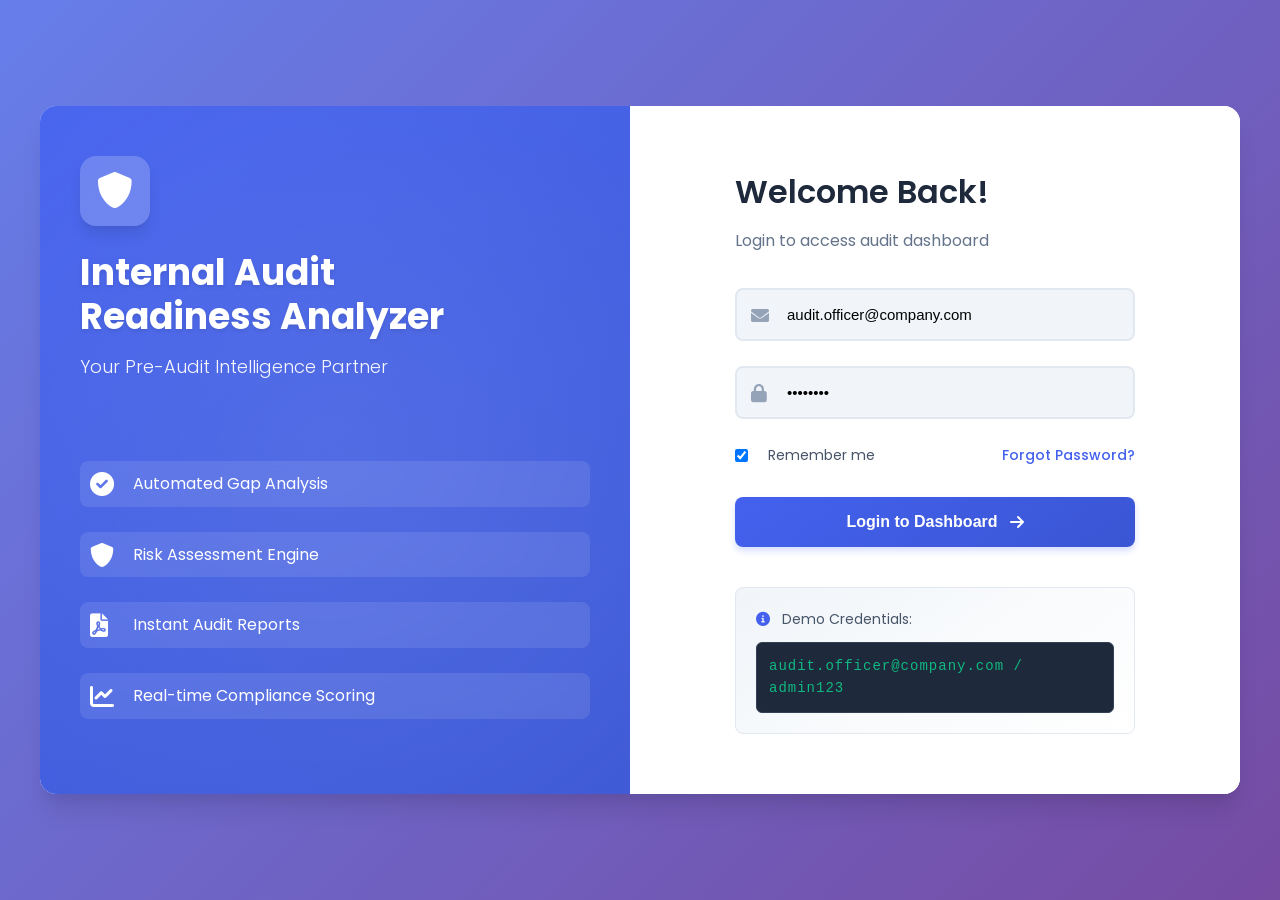
<file: index.html>
<!DOCTYPE html>
<html lang="en">
<head>
    <meta charset="UTF-8">
    <meta name="viewport" content="width=device-width, initial-scale=1.0">
    <title>Internal Audit Readiness Analyzer | Login</title>
    <link href="https://fonts.googleapis.com/css2?family=Poppins:wght@300;400;500;600;700&display=swap" rel="stylesheet">
    <link rel="stylesheet" href="https://cdnjs.cloudflare.com/ajax/libs/font-awesome/6.0.0/css/all.min.css">
    <link rel="stylesheet" href="css/style.css">
</head>
<body>
    <div class="container">
        <div class="login-wrapper">
            <div class="login-left">
                <div class="logo-area">
                    <div class="logo">
                        <i class="fas fa-shield-alt"></i>
                    </div>
                    <h1>Internal Audit<br>Readiness Analyzer</h1>
                    <p class="tagline">Your Pre-Audit Intelligence Partner</p>
                </div>
                <div class="features-list">
                    <div class="feature-item">
                        <i class="fas fa-check-circle"></i>
                        <span>Automated Gap Analysis</span>
                    </div>
                    <div class="feature-item">
                        <i class="fas fa-shield-alt"></i>
                        <span>Risk Assessment Engine</span>
                    </div>
                    <div class="feature-item">
                        <i class="fas fa-file-pdf"></i>
                        <span>Instant Audit Reports</span>
                    </div>
                    <div class="feature-item">
                        <i class="fas fa-chart-line"></i>
                        <span>Real-time Compliance Scoring</span>
                    </div>
                </div>
            </div>
            <div class="login-right">
                <div class="login-form-container">
                    <h2>Welcome Back!</h2>
                    <p class="login-subtitle">Login to access audit dashboard</p>
                    
                    <form id="loginForm" class="login-form">
                        <div class="input-group">
                            <i class="fas fa-envelope"></i>
                            <input type="email" id="email" placeholder="Email Address" value="audit.officer@company.com" required>
                        </div>
                        <div class="input-group">
                            <i class="fas fa-lock"></i>
                            <input type="password" id="password" placeholder="Password" value="admin123" required>
                        </div>
                        <div class="remember-forgot">
    <label class="checkbox-container">
        <input type="checkbox" checked>
        <span class="checkmark"></span>
        Remember me
    </label>
    <a href="javascript:void(0);" class="forgot-link" onclick="showForgotPassword()">Forgot Password?</a>
</div>
                        <button type="submit" class="login-btn">
                            Login to Dashboard <i class="fas fa-arrow-right"></i>
                        </button>
                    </form>
<!-- Forgot Password Modal -->
<div id="forgotModal" style="display: none; position: fixed; top: 0; left: 0; width: 100%; height: 100%; background: rgba(0,0,0,0.5); z-index: 1000; align-items: center; justify-content: center;" onclick="closeModalIfOutside(event)">
    <div style="background: white; border-radius: 16px; padding: 30px; max-width: 400px; width: 90%; box-shadow: 0 20px 25px -5px rgba(0,0,0,0.2); animation: modalSlideIn 0.3s ease;">
        
        <!-- Modal Header -->
        <div style="display: flex; justify-content: space-between; align-items: center; margin-bottom: 20px;">
            <h3 style="font-size: 22px; font-weight: 600; color: var(--gray-800);">Reset Password</h3>
            <button onclick="closeModal()" style="background: none; border: none; font-size: 24px; cursor: pointer; color: var(--gray-500);">✕</button>
        </div>
        
        <!-- Modal Content -->
        <div style="margin-bottom: 25px;">
            <p style="color: var(--gray-600); margin-bottom: 20px;">Enter your email address and we'll send you instructions to reset your password.</p>
            
            <div class="input-group" style="margin-bottom: 20px;">
                <i class="fas fa-envelope"></i>
                <input type="email" id="resetEmail" placeholder="Enter your email" value="audit.officer@company.com" style="width: 100%; padding: 14px 14px 14px 45px; border: 2px solid var(--gray-200); border-radius: 8px; font-size: 15px;">
            </div>
            
            <!-- Demo Info -->
            <div style="background: #e8f0fe; padding: 12px; border-radius: 8px; margin-bottom: 20px; font-size: 13px;">
                <i class="fas fa-info-circle" style="color: var(--primary); margin-right: 5px;"></i>
                <span>Demo: Use <strong>audit.officer@company.com</strong> (password will be reset to "admin123")</span>
            </div>
        </div>
        
        <!-- Modal Buttons -->
        <div style="display: flex; gap: 10px;">
            <button onclick="sendResetLink()" style="flex: 2; padding: 14px; background: linear-gradient(145deg, var(--primary), var(--primary-dark)); color: white; border: none; border-radius: 8px; font-weight: 600; cursor: pointer; display: flex; align-items: center; justify-content: center; gap: 8px;">
                <i class="fas fa-paper-plane"></i> Send Reset Link
            </button>
            <button onclick="closeModal()" style="flex: 1; padding: 14px; background: var(--gray-200); color: var(--gray-700); border: none; border-radius: 8px; font-weight: 600; cursor: pointer;">
                Cancel
            </button>
        </div>
    </div>
</div>

<!-- Success Toast (hidden by default) -->
<div id="successToast" style="display: none; position: fixed; top: 20px; right: 20px; background: #10b981; color: white; padding: 16px 24px; border-radius: 8px; box-shadow: 0 10px 15px -3px rgba(0,0,0,0.1); z-index: 1001; align-items: center; gap: 12px; animation: slideInRight 0.3s ease;">
    <i class="fas fa-check-circle" style="font-size: 20px;"></i>
    <span id="toastMessage">Reset link sent! Check your email.</span>
</div>

                    
                    <div class="demo-credentials">
                        <p><i class="fas fa-info-circle"></i> Demo Credentials:</p>
                        <span>audit.officer@company.com / admin123</span>
                    </div>
                </div>
            </div>
        </div>
    </div>

    <script>
        document.getElementById('loginForm').addEventListener('submit', function(e) {
            e.preventDefault();
            window.location.href = 'dashboard.html';
        });
    </script>
    <script>
    // Login form submission
    document.getElementById('loginForm').addEventListener('submit', function(e) {
        e.preventDefault();
        window.location.href = 'dashboard.html';
    });

    // ===== FORGOT PASSWORD FUNCTIONS =====
    function showForgotPassword() {
        document.getElementById('forgotModal').style.display = 'flex';
    }

    function closeModal() {
        document.getElementById('forgotModal').style.display = 'none';
    }

    function closeModalIfOutside(event) {
        if (event.target === document.getElementById('forgotModal')) {
            closeModal();
        }
    }

    function sendResetLink() {
        const email = document.getElementById('resetEmail').value;
        
        // Validate email
        if (!email) {
            showToast('Please enter your email!', 'error');
            return;
        }
        
        if (!email.includes('@') || !email.includes('.')) {
            showToast('Please enter a valid email!', 'error');
            return;
        }
        
        // Demo emails that work
        const validEmails = ['audit.officer@company.com', 'admin@company.com', 'test@company.com'];
        
        if (validEmails.includes(email)) {
            // Show success
            showToast('✅ Reset link sent! Password reset to: admin123', 'success');
            
            // Close modal after 2 seconds
            setTimeout(() => {
                closeModal();
            }, 2000);
            
            // Optional: Clear email field
            document.getElementById('resetEmail').value = '';
        } else {
            // Show error for invalid email
            showToast('❌ Email not found! Try: audit.officer@company.com', 'error');
        }
    }

    function showToast(message, type = 'success') {
        const toast = document.getElementById('successToast');
        const toastMessage = document.getElementById('toastMessage');
        
        // Set message
        toastMessage.textContent = message;
        
        // Set color based on type
        if (type === 'success') {
            toast.style.background = '#10b981';
        } else {
            toast.style.background = '#ef4444';
        }
        
        // Show toast
        toast.style.display = 'flex';
        
        // Hide after 3 seconds
        setTimeout(() => {
            toast.style.animation = 'slideOutRight 0.3s ease';
            setTimeout(() => {
                toast.style.display = 'none';
                toast.style.animation = 'slideInRight 0.3s ease'; // Reset animation
            }, 300);
        }, 3000);
    }

    // Close modal with Escape key
    document.addEventListener('keydown', function(e) {
        if (e.key === 'Escape') {
            closeModal();
        }
    });
</script>
</body>
</html>
</file>
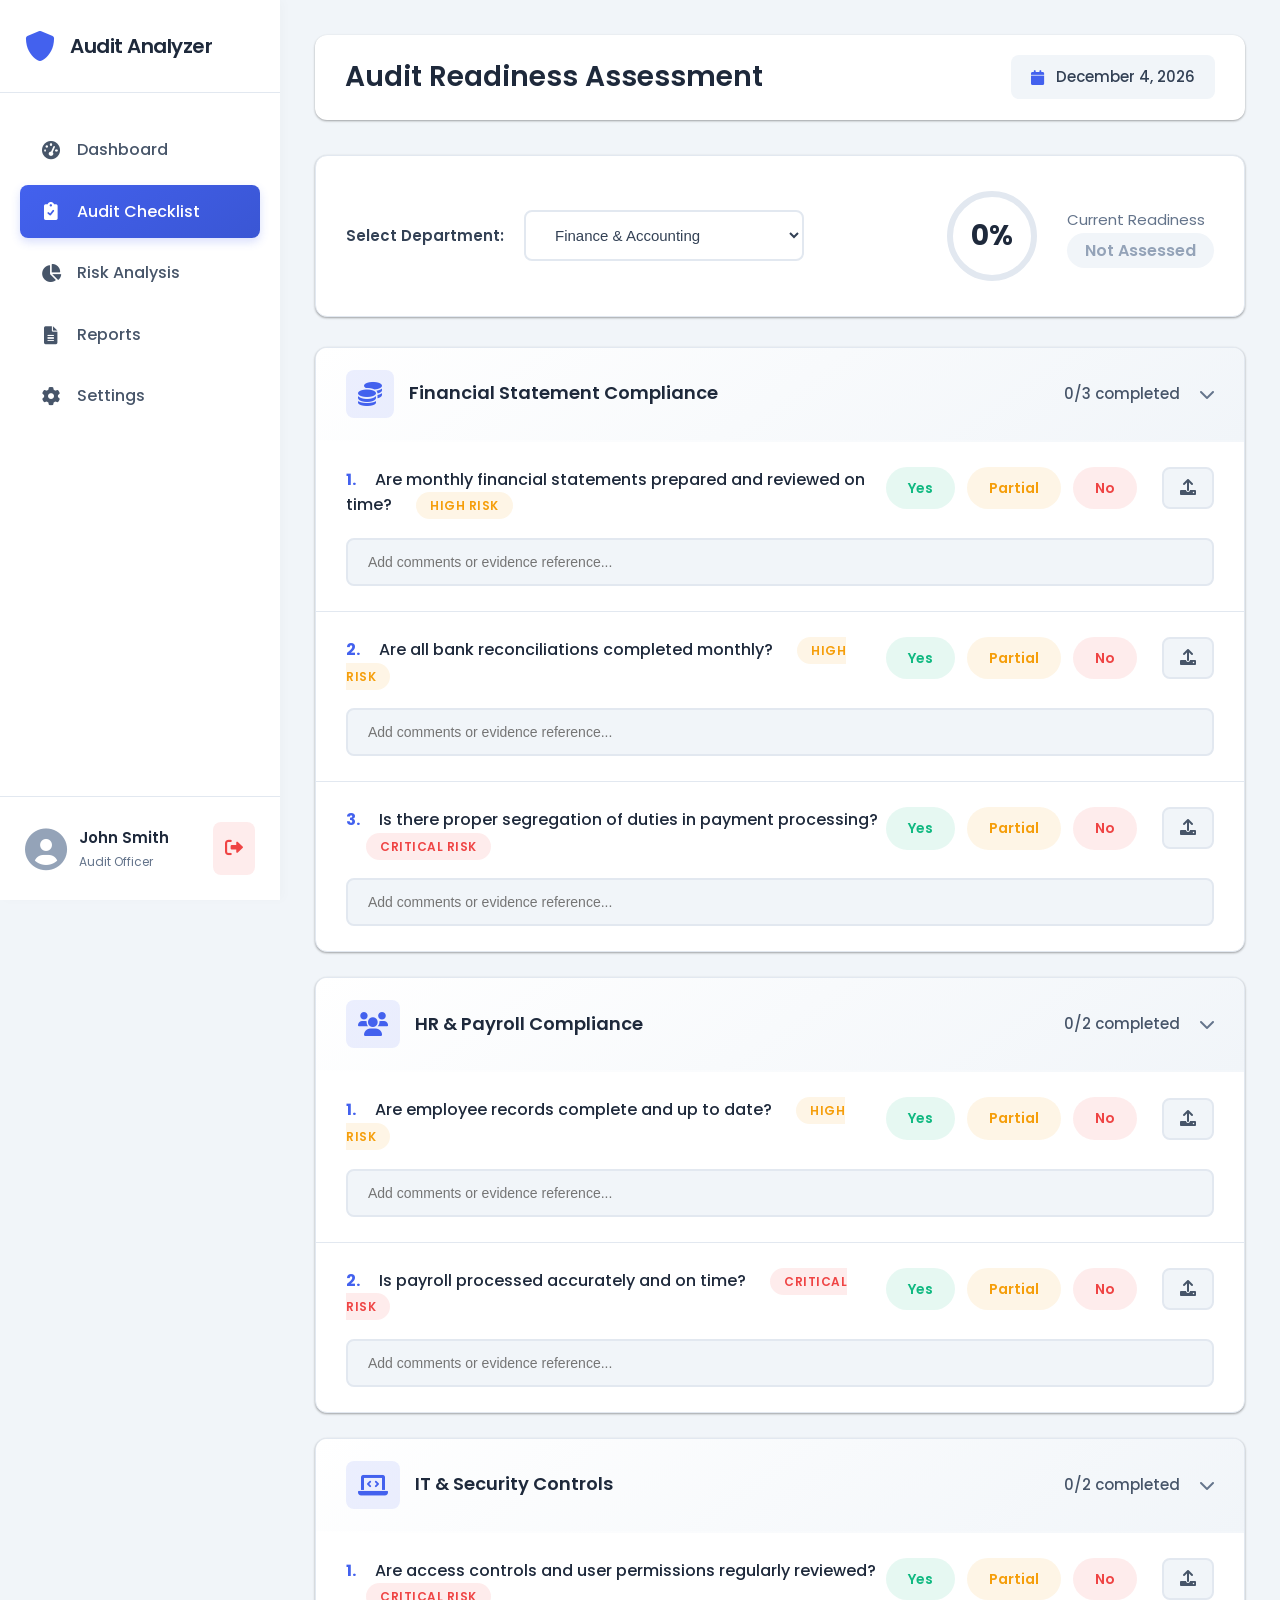
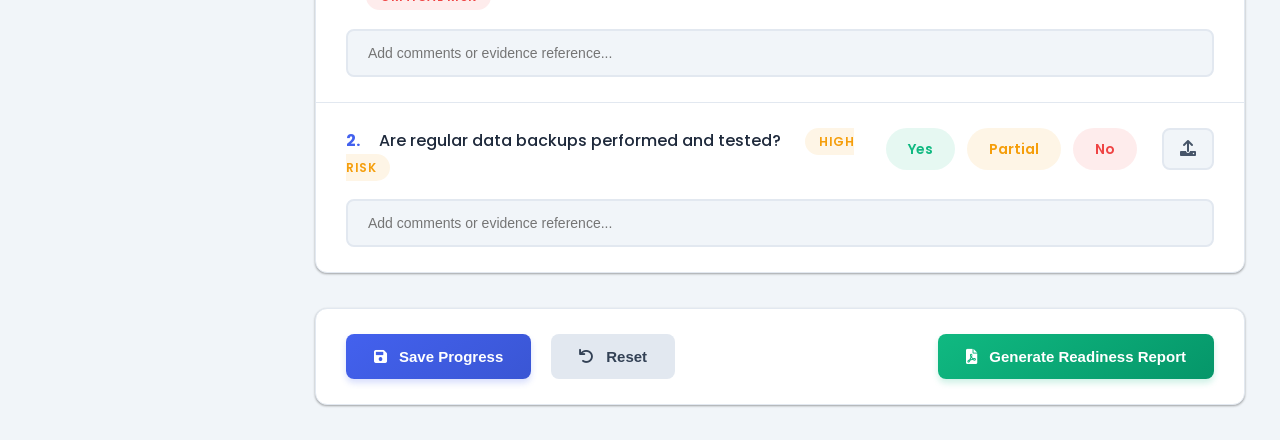
<file: audit-checklist.html>
<!DOCTYPE html>
<html lang="en">
<head>
    <meta charset="UTF-8">
    <meta name="viewport" content="width=device-width, initial-scale=1.0">
    <title>Audit Checklist | Internal Audit Readiness Analyzer</title>
    <link href="https://fonts.googleapis.com/css2?family=Poppins:wght@300;400;500;600;700&display=swap" rel="stylesheet">
    <link rel="stylesheet" href="https://cdnjs.cloudflare.com/ajax/libs/font-awesome/6.0.0/css/all.min.css">
    <link rel="stylesheet" href="css/style.css">
</head>
<body>
    <div class="dashboard-container">
        <!-- Sidebar -->
        <div class="sidebar">
            <div class="sidebar-logo">
                <i class="fas fa-shield-alt" style="font-size: 30px; color: #4361ee;"></i>
                <h3>Audit Analyzer</h3>
            </div>
            
            <nav class="sidebar-nav">
    <a href="dashboard.html">  <!-- Change 'active' class based on current page -->
        <i class="fas fa-tachometer-alt"></i>
        <span>Dashboard</span>
    </a>
    <a href="audit-checklist.html" class="active">
        <i class="fas fa-clipboard-check"></i>
        <span>Audit Checklist</span>
    </a>
    <a href="risk-analysis.html">
        <i class="fas fa-chart-pie"></i>
        <span>Risk Analysis</span>
    </a>
    <a href="reports.html">
        <i class="fas fa-file-alt"></i>
        <span>Reports</span>
    </a>
    <a href="settings.html">
        <i class="fas fa-cog"></i>
        <span>Settings</span>
    </a>
</nav>
            
            <div class="sidebar-footer">
                <div class="user-info">
                    <i class="fas fa-user-circle"></i>
                    <div>
                        <p class="user-name">John Smith</p>
                        <p class="user-role">Audit Officer</p>
                    </div>
                </div>
                <a href="index.html" class="logout-btn">
                    <i class="fas fa-sign-out-alt"></i>
                </a>
            </div>
        </div>

        <!-- Main Content -->
        <div class="main-content">
            <header class="dashboard-header">
                <h1>Audit Readiness Assessment</h1>
                <div class="header-actions">
                    <div class="date-badge">
                        <i class="fas fa-calendar"></i>
                        <span id="currentDate"></span>
                    </div>
                </div>
            </header>

            <!-- Assessment Header -->
            <div class="assessment-header">
                <div class="dept-selector">
                    <label for="departmentSelect">Select Department:</label>
                    <select id="departmentSelect" class="dept-dropdown">
                        <option value="finance">Finance & Accounting</option>
                        <option value="hr">Human Resources</option>
                        <option value="it">Information Technology</option>
                        <option value="operations">Operations</option>
                        <option value="procurement">Procurement</option>
                        <option value="compliance">Compliance & Legal</option>
                    </select>
                </div>
                
                <div class="live-score">
                    <div class="score-circle">
                        <svg class="progress-ring" width="100" height="100">
                            <circle class="progress-ring-circle-bg" stroke="#e2e8f0" stroke-width="6" fill="transparent" r="42" cx="50" cy="50"/>
                            <circle class="progress-ring-circle" stroke="#4361ee" stroke-width="6" fill="transparent" r="42" cx="50" cy="50"/>
                        </svg>
                        <span class="score-value" id="liveScoreValue">0%</span>
                    </div>
                    <div class="score-label">
                        <p>Current Readiness</p>
                        <span class="risk-indicator" id="riskIndicator">Not Assessed</span>
                    </div>
                </div>
            </div>

            <!-- Checklist Categories -->
            <div class="checklist-container">
                <!-- Financial Compliance -->
                <div class="category-section" id="category-finance">
                    <div class="category-header" onclick="toggleCategory('finance')">
                        <div class="category-title">
                            <i class="fas fa-coins"></i>
                            <h3>Financial Statement Compliance</h3>
                        </div>
                        <div class="category-stats">
                            <span class="progress-text" id="progress-finance">0/8 completed</span>
                            <i class="fas fa-chevron-down"></i>
                        </div>
                    </div>
                    
                    <div class="category-items show" id="items-finance">
                        <div class="checklist-item">
                            <div class="item-header">
                                <div class="item-title">
                                    <span class="item-number">1.</span>
                                    <span class="item-text">Are monthly financial statements prepared and reviewed on time?</span>
                                    <span class="risk-tag high">High Risk</span>
                                </div>
                                <div class="item-actions">
                                    <div class="response-group">
                                        <label class="response-option">
                                            <input type="radio" name="q1" value="yes" onchange="updateScore()">
                                            <span class="response-label yes">Yes</span>
                                        </label>
                                        <label class="response-option">
                                            <input type="radio" name="q1" value="partial" onchange="updateScore()">
                                            <span class="response-label partial">Partial</span>
                                        </label>
                                        <label class="response-option">
                                            <input type="radio" name="q1" value="no" onchange="updateScore()">
                                            <span class="response-label no">No</span>
                                        </label>
                                    </div>
                                    <button class="btn-upload" onclick="uploadDocument(this)">
                                        <i class="fas fa-upload"></i>
                                    </button>
                                </div>
                            </div>
                            <div class="item-comments">
                                <input type="text" class="comment-input" placeholder="Add comments or evidence reference...">
                            </div>
                        </div>

                        <div class="checklist-item">
                            <div class="item-header">
                                <div class="item-title">
                                    <span class="item-number">2.</span>
                                    <span class="item-text">Are all bank reconciliations completed monthly?</span>
                                    <span class="risk-tag high">High Risk</span>
                                </div>
                                <div class="item-actions">
                                    <div class="response-group">
                                        <label class="response-option">
                                            <input type="radio" name="q2" value="yes" onchange="updateScore()">
                                            <span class="response-label yes">Yes</span>
                                        </label>
                                        <label class="response-option">
                                            <input type="radio" name="q2" value="partial" onchange="updateScore()">
                                            <span class="response-label partial">Partial</span>
                                        </label>
                                        <label class="response-option">
                                            <input type="radio" name="q2" value="no" onchange="updateScore()">
                                            <span class="response-label no">No</span>
                                        </label>
                                    </div>
                                    <button class="btn-upload" onclick="uploadDocument(this)">
                                        <i class="fas fa-upload"></i>
                                    </button>
                                </div>
                            </div>
                            <div class="item-comments">
                                <input type="text" class="comment-input" placeholder="Add comments or evidence reference...">
                            </div>
                        </div>

                        <div class="checklist-item">
                            <div class="item-header">
                                <div class="item-title">
                                    <span class="item-number">3.</span>
                                    <span class="item-text">Is there proper segregation of duties in payment processing?</span>
                                    <span class="risk-tag critical">Critical Risk</span>
                                </div>
                                <div class="item-actions">
                                    <div class="response-group">
                                        <label class="response-option">
                                            <input type="radio" name="q3" value="yes" onchange="updateScore()">
                                            <span class="response-label yes">Yes</span>
                                        </label>
                                        <label class="response-option">
                                            <input type="radio" name="q3" value="partial" onchange="updateScore()">
                                            <span class="response-label partial">Partial</span>
                                        </label>
                                        <label class="response-option">
                                            <input type="radio" name="q3" value="no" onchange="updateScore()">
                                            <span class="response-label no">No</span>
                                        </label>
                                    </div>
                                    <button class="btn-upload" onclick="uploadDocument(this)">
                                        <i class="fas fa-upload"></i>
                                    </button>
                                </div>
                            </div>
                            <div class="item-comments">
                                <input type="text" class="comment-input" placeholder="Add comments or evidence reference...">
                            </div>
                        </div>
                    </div>
                </div>

                <!-- HR Compliance -->
                <div class="category-section" id="category-hr">
                    <div class="category-header" onclick="toggleCategory('hr')">
                        <div class="category-title">
                            <i class="fas fa-users"></i>
                            <h3>HR & Payroll Compliance</h3>
                        </div>
                        <div class="category-stats">
                            <span class="progress-text" id="progress-hr">0/6 completed</span>
                            <i class="fas fa-chevron-down"></i>
                        </div>
                    </div>
                    
                    <div class="category-items show" id="items-hr">
                        <div class="checklist-item">
                            <div class="item-header">
                                <div class="item-title">
                                    <span class="item-number">1.</span>
                                    <span class="item-text">Are employee records complete and up to date?</span>
                                    <span class="risk-tag high">High Risk</span>
                                </div>
                                <div class="item-actions">
                                    <div class="response-group">
                                        <label class="response-option">
                                            <input type="radio" name="hr1" value="yes" onchange="updateScore()">
                                            <span class="response-label yes">Yes</span>
                                        </label>
                                        <label class="response-option">
                                            <input type="radio" name="hr1" value="partial" onchange="updateScore()">
                                            <span class="response-label partial">Partial</span>
                                        </label>
                                        <label class="response-option">
                                            <input type="radio" name="hr1" value="no" onchange="updateScore()">
                                            <span class="response-label no">No</span>
                                        </label>
                                    </div>
                                    <button class="btn-upload" onclick="uploadDocument(this)">
                                        <i class="fas fa-upload"></i>
                                    </button>
                                </div>
                            </div>
                            <div class="item-comments">
                                <input type="text" class="comment-input" placeholder="Add comments or evidence reference...">
                            </div>
                        </div>

                        <div class="checklist-item">
                            <div class="item-header">
                                <div class="item-title">
                                    <span class="item-number">2.</span>
                                    <span class="item-text">Is payroll processed accurately and on time?</span>
                                    <span class="risk-tag critical">Critical Risk</span>
                                </div>
                                <div class="item-actions">
                                    <div class="response-group">
                                        <label class="response-option">
                                            <input type="radio" name="hr2" value="yes" onchange="updateScore()">
                                            <span class="response-label yes">Yes</span>
                                        </label>
                                        <label class="response-option">
                                            <input type="radio" name="hr2" value="partial" onchange="updateScore()">
                                            <span class="response-label partial">Partial</span>
                                        </label>
                                        <label class="response-option">
                                            <input type="radio" name="hr2" value="no" onchange="updateScore()">
                                            <span class="response-label no">No</span>
                                        </label>
                                    </div>
                                    <button class="btn-upload" onclick="uploadDocument(this)">
                                        <i class="fas fa-upload"></i>
                                    </button>
                                </div>
                            </div>
                            <div class="item-comments">
                                <input type="text" class="comment-input" placeholder="Add comments or evidence reference...">
                            </div>
                        </div>
                    </div>
                </div>

                <!-- IT Compliance -->
                <div class="category-section" id="category-it">
                    <div class="category-header" onclick="toggleCategory('it')">
                        <div class="category-title">
                            <i class="fas fa-laptop-code"></i>
                            <h3>IT & Security Controls</h3>
                        </div>
                        <div class="category-stats">
                            <span class="progress-text" id="progress-it">0/7 completed</span>
                            <i class="fas fa-chevron-down"></i>
                        </div>
                    </div>
                    
                    <div class="category-items show" id="items-it">
                        <div class="checklist-item">
                            <div class="item-header">
                                <div class="item-title">
                                    <span class="item-number">1.</span>
                                    <span class="item-text">Are access controls and user permissions regularly reviewed?</span>
                                    <span class="risk-tag critical">Critical Risk</span>
                                </div>
                                <div class="item-actions">
                                    <div class="response-group">
                                        <label class="response-option">
                                            <input type="radio" name="it1" value="yes" onchange="updateScore()">
                                            <span class="response-label yes">Yes</span>
                                        </label>
                                        <label class="response-option">
                                            <input type="radio" name="it1" value="partial" onchange="updateScore()">
                                            <span class="response-label partial">Partial</span>
                                        </label>
                                        <label class="response-option">
                                            <input type="radio" name="it1" value="no" onchange="updateScore()">
                                            <span class="response-label no">No</span>
                                        </label>
                                    </div>
                                    <button class="btn-upload" onclick="uploadDocument(this)">
                                        <i class="fas fa-upload"></i>
                                    </button>
                                </div>
                            </div>
                            <div class="item-comments">
                                <input type="text" class="comment-input" placeholder="Add comments or evidence reference...">
                            </div>
                        </div>

                        <div class="checklist-item">
                            <div class="item-header">
                                <div class="item-title">
                                    <span class="item-number">2.</span>
                                    <span class="item-text">Are regular data backups performed and tested?</span>
                                    <span class="risk-tag high">High Risk</span>
                                </div>
                                <div class="item-actions">
                                    <div class="response-group">
                                        <label class="response-option">
                                            <input type="radio" name="it2" value="yes" onchange="updateScore()">
                                            <span class="response-label yes">Yes</span>
                                        </label>
                                        <label class="response-option">
                                            <input type="radio" name="it2" value="partial" onchange="updateScore()">
                                            <span class="response-label partial">Partial</span>
                                        </label>
                                        <label class="response-option">
                                            <input type="radio" name="it2" value="no" onchange="updateScore()">
                                            <span class="response-label no">No</span>
                                        </label>
                                    </div>
                                    <button class="btn-upload" onclick="uploadDocument(this)">
                                        <i class="fas fa-upload"></i>
                                    </button>
                                </div>
                            </div>
                            <div class="item-comments">
                                <input type="text" class="comment-input" placeholder="Add comments or evidence reference...">
                            </div>
                        </div>
                    </div>
                </div>
            </div>

            <!-- Assessment Actions -->
            <div class="assessment-actions">
                <div class="action-left">
                    <button class="btn-save" onclick="saveProgress()">
                        <i class="fas fa-save"></i> Save Progress
                    </button>
                    <button class="btn-reset" onclick="resetAssessment()">
                        <i class="fas fa-undo"></i> Reset
                    </button>
                </div>
                <div class="action-right">
                    <button class="btn-generate-report" onclick="generateReport()">
                        <i class="fas fa-file-pdf"></i> Generate Readiness Report
                    </button>
                </div>
            </div>
        </div>
    </div>

    <script src="js/audit.js"></script>
</body>
</html>
</file>
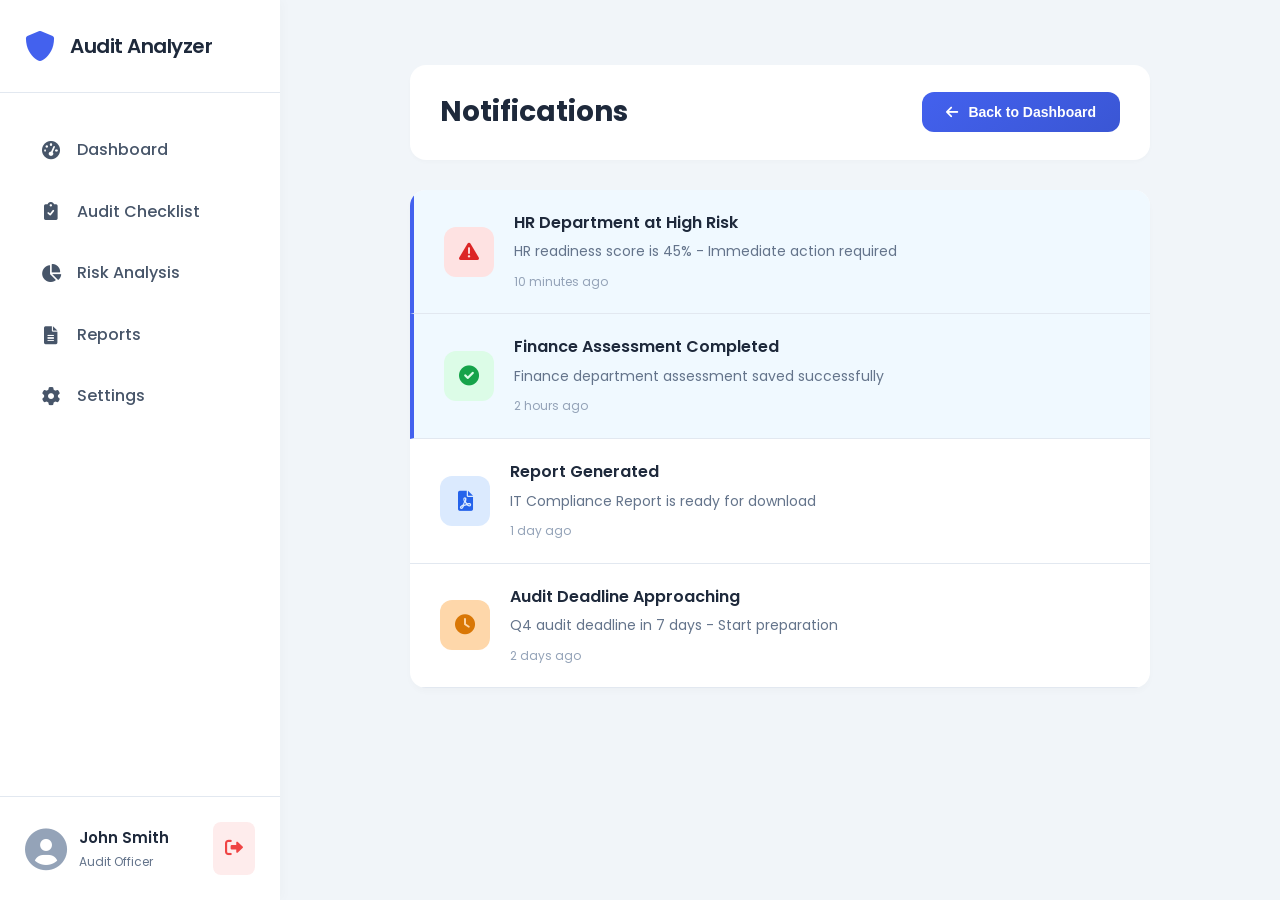
<file: notifications.html>
<!DOCTYPE html>
<html lang="en">
<head>
    <meta charset="UTF-8">
    <meta name="viewport" content="width=device-width, initial-scale=1.0">
    <title>Notifications | Audit Readiness Analyzer</title>
    <link href="https://fonts.googleapis.com/css2?family=Poppins:wght@300;400;500;600;700&display=swap" rel="stylesheet">
    <link rel="stylesheet" href="https://cdnjs.cloudflare.com/ajax/libs/font-awesome/6.0.0/css/all.min.css">
    <link rel="stylesheet" href="css/style.css">
    <style>
        .notifications-page {
            padding: 30px;
            max-width: 800px;
            margin: 0 auto;
        }
        .notifications-header {
            display: flex;
            justify-content: space-between;
            align-items: center;
            margin-bottom: 30px;
            background: white;
            padding: 25px 30px;
            border-radius: 16px;
            box-shadow: 0 2px 4px rgba(0,0,0,0.02);
        }
        .notifications-header h1 {
            font-size: 28px;
            color: #1e293b;
        }
        .notifications-list {
            background: white;
            border-radius: 16px;
            box-shadow: 0 4px 6px rgba(0,0,0,0.02);
            overflow: hidden;
        }
        .notification-item {
            display: flex;
            align-items: center;
            padding: 20px 30px;
            border-bottom: 1px solid #e2e8f0;
            cursor: pointer;
            transition: all 0.3s ease;
        }
        .notification-item:hover {
            background: #f8fafc;
            transform: translateX(5px);
        }
        .notification-item.unread {
            background: #f0f9ff;
            border-left: 4px solid #4361ee;
        }
        .notification-icon {
            width: 50px;
            height: 50px;
            border-radius: 12px;
            display: flex;
            align-items: center;
            justify-content: center;
            margin-right: 20px;
            font-size: 20px;
        }
        .notification-content {
            flex: 1;
        }
        .notification-content h4 {
            font-size: 16px;
            font-weight: 600;
            color: #1e293b;
            margin-bottom: 5px;
        }
        .notification-content p {
            font-size: 14px;
            color: #64748b;
            margin-bottom: 5px;
        }
        .notification-time {
            font-size: 12px;
            color: #94a3b8;
        }
        .back-btn {
            padding: 12px 24px;
            background: linear-gradient(145deg, #4361ee, #3a56d4);
            color: white;
            border: none;
            border-radius: 12px;
            font-size: 14px;
            font-weight: 600;
            cursor: pointer;
            display: flex;
            align-items: center;
            gap: 10px;
        }
    </style>
</head>
<body>
    <div class="dashboard-container">
        <div class="sidebar">
            <div class="sidebar-logo">
                <i class="fas fa-shield-alt" style="font-size: 30px; color: #4361ee;"></i>
                <h3>Audit Analyzer</h3>
            </div>
            <nav class="sidebar-nav">
                <a href="dashboard.html">
                    <i class="fas fa-tachometer-alt"></i><span>Dashboard</span>
                </a>
                <a href="audit-checklist.html">
                    <i class="fas fa-clipboard-check"></i><span>Audit Checklist</span>
                </a>
                <a href="risk-analysis.html">
                    <i class="fas fa-chart-pie"></i><span>Risk Analysis</span>
                </a>
                <a href="reports.html">
                    <i class="fas fa-file-alt"></i><span>Reports</span>
                </a>
                <a href="settings.html">
                    <i class="fas fa-cog"></i><span>Settings</span>
                </a>
            </nav>
            <div class="sidebar-footer">
                <div class="user-info">
                    <i class="fas fa-user-circle"></i>
                    <div>
                        <p class="user-name">John Smith</p>
                        <p class="user-role">Audit Officer</p>
                    </div>
                </div>
                <a href="index.html" class="logout-btn">
                    <i class="fas fa-sign-out-alt"></i>
                </a>
            </div>
        </div>

        <div class="main-content">
            <div class="notifications-page">
                <div class="notifications-header">
                    <h1>Notifications</h1>
                    <button class="back-btn" onclick="window.location.href='dashboard.html'">
                        <i class="fas fa-arrow-left"></i> Back to Dashboard
                    </button>
                </div>
                
                <div class="notifications-list" id="notificationsList">
                    <div class="notification-item unread">
                        <div class="notification-icon" style="background: #fee2e2;">
                            <i class="fas fa-exclamation-triangle" style="color: #dc2626;"></i>
                        </div>
                        <div class="notification-content">
                            <h4>HR Department at High Risk</h4>
                            <p>HR readiness score is 45% - Immediate action required</p>
                            <span class="notification-time">10 minutes ago</span>
                        </div>
                    </div>
                    
                    <div class="notification-item unread">
                        <div class="notification-icon" style="background: #dcfce7;">
                            <i class="fas fa-check-circle" style="color: #16a34a;"></i>
                        </div>
                        <div class="notification-content">
                            <h4>Finance Assessment Completed</h4>
                            <p>Finance department assessment saved successfully</p>
                            <span class="notification-time">2 hours ago</span>
                        </div>
                    </div>
                    
                    <div class="notification-item">
                        <div class="notification-icon" style="background: #dbeafe;">
                            <i class="fas fa-file-pdf" style="color: #2563eb;"></i>
                        </div>
                        <div class="notification-content">
                            <h4>Report Generated</h4>
                            <p>IT Compliance Report is ready for download</p>
                            <span class="notification-time">1 day ago</span>
                        </div>
                    </div>
                    
                    <div class="notification-item">
                        <div class="notification-icon" style="background: #fed7aa;">
                            <i class="fas fa-clock" style="color: #d97706;"></i>
                        </div>
                        <div class="notification-content">
                            <h4>Audit Deadline Approaching</h4>
                            <p>Q4 audit deadline in 7 days - Start preparation</p>
                            <span class="notification-time">2 days ago</span>
                        </div>
                    </div>
                </div>
            </div>
        </div>
    </div>
</body>
</html>
</file>
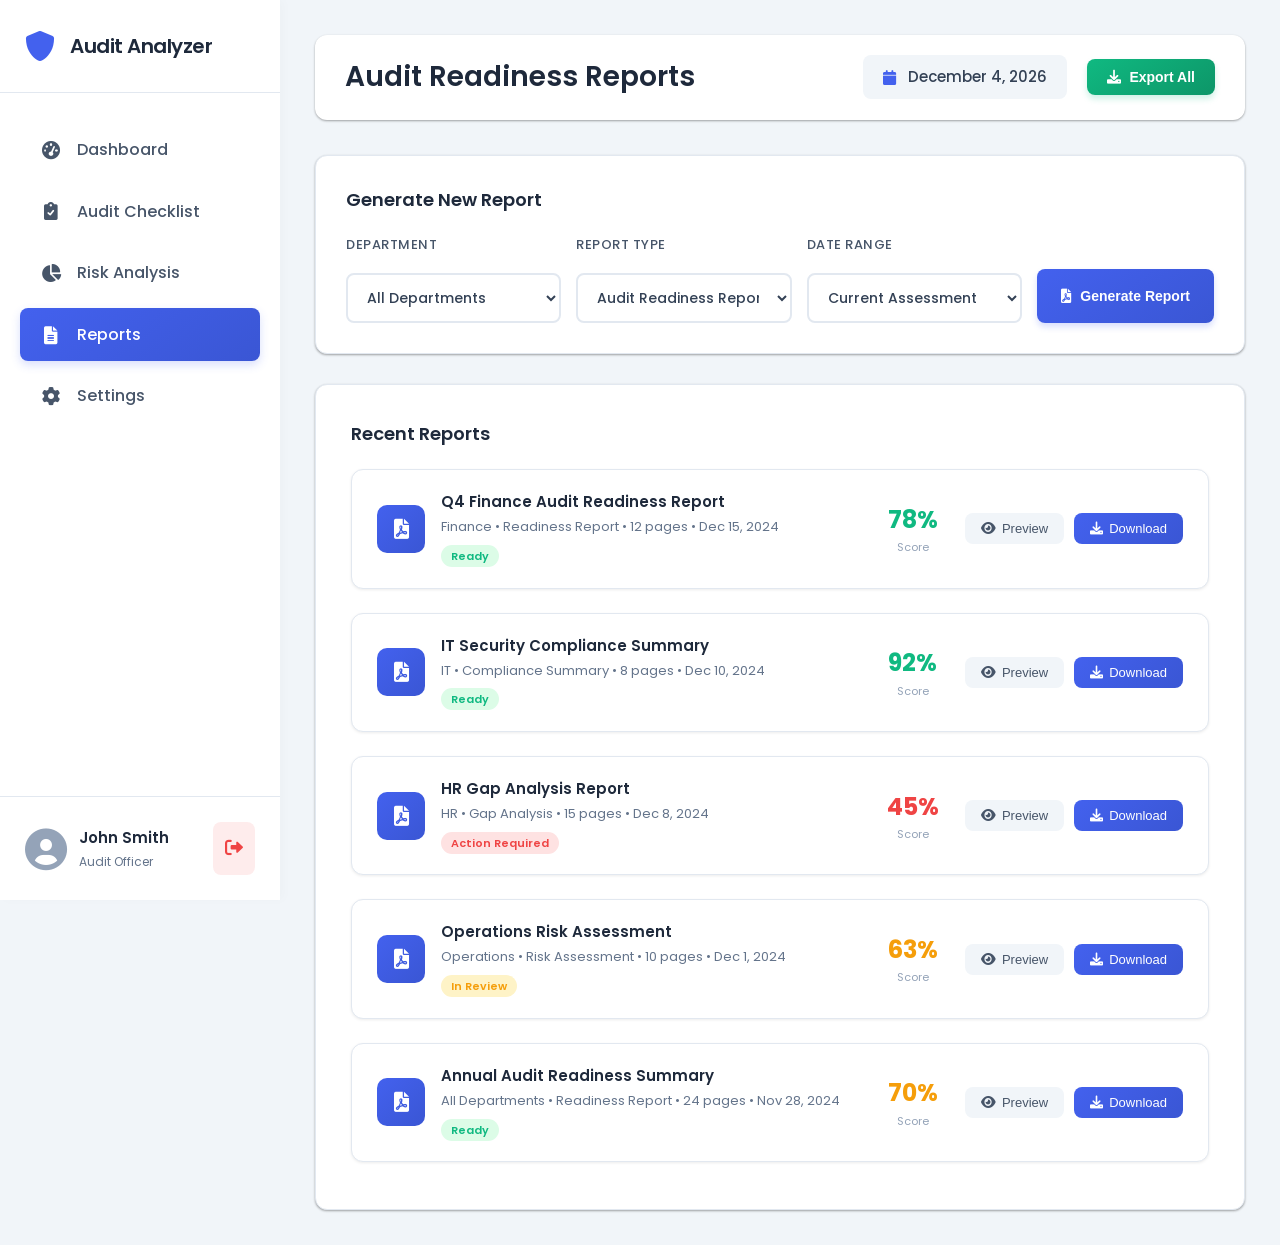
<file: reports.html>
<!DOCTYPE html>
<html lang="en">
<head>
    <meta charset="UTF-8">
    <meta name="viewport" content="width=device-width, initial-scale=1.0">
    <title>Reports | Audit Readiness Analyzer</title>
    <link href="https://fonts.googleapis.com/css2?family=Poppins:wght@300;400;500;600;700&display=swap" rel="stylesheet">
    <link rel="stylesheet" href="https://cdnjs.cloudflare.com/ajax/libs/font-awesome/6.0.0/css/all.min.css">
    <link rel="stylesheet" href="css/style.css">
</head>
<body>
    <div class="dashboard-container">
        <!-- Sidebar -->
        <div class="sidebar">
            <div class="sidebar-logo">
                <i class="fas fa-shield-alt" style="font-size: 30px; color: #4361ee;"></i>
                <h3>Audit Analyzer</h3>
            </div>
            
            <nav class="sidebar-nav">
    <a href="dashboard.html">  <!-- Change 'active' class based on current page -->
        <i class="fas fa-tachometer-alt"></i>
        <span>Dashboard</span>
    </a>
    <a href="audit-checklist.html">
        <i class="fas fa-clipboard-check"></i>
        <span>Audit Checklist</span>
    </a>
    <a href="risk-analysis.html">
        <i class="fas fa-chart-pie"></i>
        <span>Risk Analysis</span>
    </a>
    <a href="reports.html" class="active">
        <i class="fas fa-file-alt"></i>
        <span>Reports</span>
    </a>
    <a href="settings.html">
        <i class="fas fa-cog"></i>
        <span>Settings</span>
    </a>
</nav>
            
            <div class="sidebar-footer">
                <div class="user-info">
                    <i class="fas fa-user-circle"></i>
                    <div>
                        <p class="user-name">John Smith</p>
                        <p class="user-role">Audit Officer</p>
                    </div>
                </div>
                <a href="index.html" class="logout-btn">
                    <i class="fas fa-sign-out-alt"></i>
                </a>
            </div>
        </div>

        <!-- Main Content -->
        <div class="main-content">
            <header class="dashboard-header">
                <h1>Audit Readiness Reports</h1>
                <div class="header-actions">
                    <div class="date-badge">
                        <i class="fas fa-calendar"></i>
                        <span id="currentDate"></span>
                    </div>
                    <button class="btn-export" onclick="exportAllReports()">
                        <i class="fas fa-download"></i> Export All
                    </button>
                </div>
            </header>

            <!-- Report Generation Panel -->
            <div class="report-generation-panel">
                <h3>Generate New Report</h3>
                <div class="report-controls">
                    <div class="form-group">
                        <label>Department</label>
                        <select id="reportDepartment">
                            <option value="all">All Departments</option>
                            <option value="finance">Finance</option>
                            <option value="hr">HR</option>
                            <option value="it">IT</option>
                            <option value="operations">Operations</option>
                        </select>
                    </div>
                    <div class="form-group">
                        <label>Report Type</label>
                        <select id="reportType">
                            <option value="readiness">Audit Readiness Report</option>
                            <option value="gap">Gap Analysis Report</option>
                            <option value="risk">Risk Assessment Report</option>
                            <option value="compliance">Compliance Summary</option>
                        </select>
                    </div>
                    <div class="form-group">
                        <label>Date Range</label>
                        <select id="dateRange">
                            <option value="current">Current Assessment</option>
                            <option value="month">Last 30 Days</option>
                            <option value="quarter">Last Quarter</option>
                            <option value="year">Last Year</option>
                        </select>
                    </div>
                    <button class="btn-generate" onclick="generateCustomReport()">
                        <i class="fas fa-file-pdf"></i> Generate Report
                    </button>
                </div>
            </div>

            <!-- Recent Reports -->
            <div class="recent-reports">
                <h3>Recent Reports</h3>
                <div class="reports-list" id="reportsList">
                    <!-- Reports will be loaded here via JavaScript -->
                </div>
            </div>

            <!-- Report Preview Modal -->
            <div class="report-preview" id="reportPreview" style="display: none;">
                <div class="preview-header">
                    <h3>Report Preview</h3>
                    <button class="btn-close" onclick="closePreview()">
                        <i class="fas fa-times"></i>
                    </button>
                </div>
                <div class="preview-content" id="previewContent">
                    <!-- Preview content will be loaded here -->
                </div>
            </div>
        </div>
    </div>

    <script src="js/reports.js"></script>
</body>
</html>
</file>
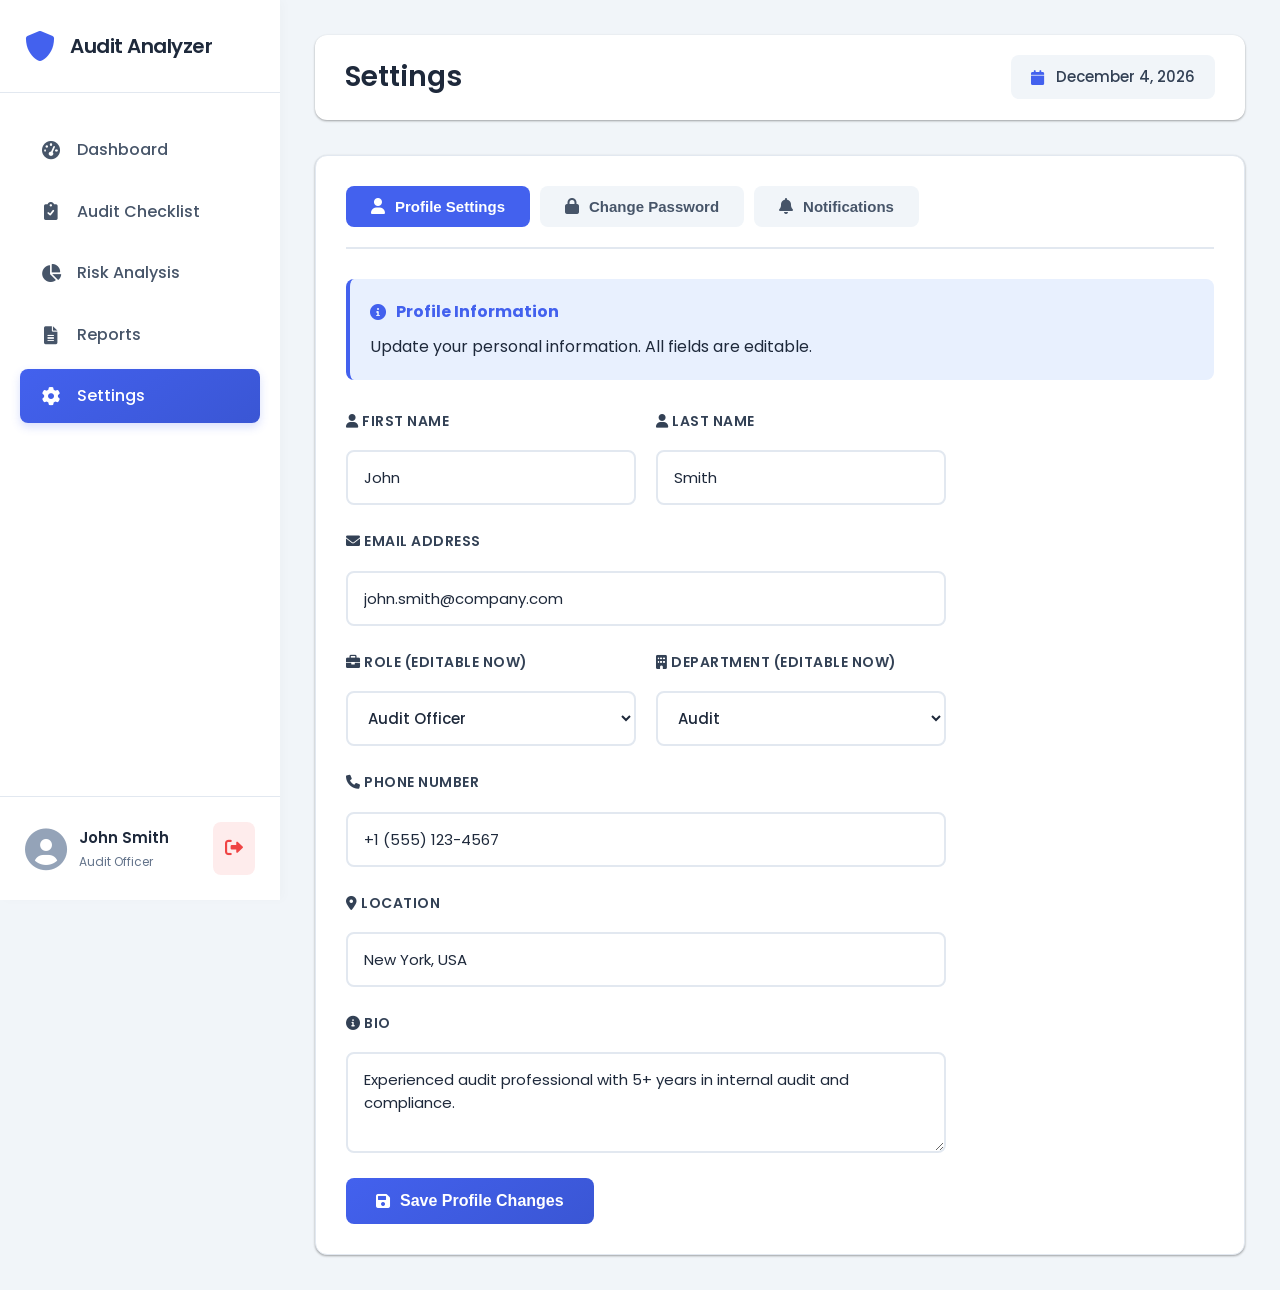
<file: settings.html>
<!DOCTYPE html>
<html lang="en">
<head>
    <meta charset="UTF-8">
    <meta name="viewport" content="width=device-width, initial-scale=1.0">
    <title>Settings | Audit Readiness Analyzer</title>
    <link href="https://fonts.googleapis.com/css2?family=Poppins:wght@300;400;500;600;700&display=swap" rel="stylesheet">
    <link rel="stylesheet" href="https://cdnjs.cloudflare.com/ajax/libs/font-awesome/6.0.0/css/all.min.css">
    <link rel="stylesheet" href="css/style.css">
    <style>
        /* Settings Page Specific Styles - ONLY ADDITIONS, NO CHANGES TO EXISTING */
        .settings-container {
            background: white;
            border-radius: var(--radius-lg);
            padding: 30px;
            box-shadow: var(--shadow-sm);
            border: 1px solid var(--gray-200);
        }

        .settings-tabs {
            display: flex;
            gap: 10px;
            border-bottom: 2px solid var(--gray-200);
            padding-bottom: 20px;
            margin-bottom: 30px;
        }

        .tab-btn {
            padding: 12px 25px;
            background: var(--gray-100);
            border: none;
            border-radius: var(--radius-md);
            font-size: 15px;
            font-weight: 600;
            color: var(--gray-600);
            cursor: pointer;
            transition: all 0.3s ease;
            display: flex;
            align-items: center;
            gap: 10px;
        }

        .tab-btn i {
            font-size: 16px;
        }

        .tab-btn.active {
            background: var(--primary);
            color: white;
        }

        .tab-content {
            display: none;
        }

        .tab-content.active {
            display: block;
            animation: fadeIn 0.3s ease;
        }

        .settings-form {
            max-width: 600px;
        }

        .form-group {
            margin-bottom: 25px;
        }

        .form-group label {
            display: block;
            font-size: 14px;
            font-weight: 600;
            color: var(--gray-700);
            margin-bottom: 8px;
        }

        .form-group input,
        .form-group select,
        .form-group textarea {
            width: 100%;
            padding: 14px 16px;
            border: 2px solid var(--gray-200);
            border-radius: var(--radius-md);
            font-size: 15px;
            transition: all 0.3s ease;
            background: white;
            color: var(--gray-800);
            font-family: 'Poppins', sans-serif;
        }

        .form-group input:focus,
        .form-group select:focus,
        .form-group textarea:focus {
            outline: none;
            border-color: var(--primary);
            box-shadow: 0 0 0 4px rgba(67, 97, 238, 0.1);
        }

        .form-group input:disabled,
        .form-group select:disabled {
            background: var(--gray-100);
            cursor: not-allowed;
            opacity: 0.7;
        }

        .form-row {
            display: grid;
            grid-template-columns: 1fr 1fr;
            gap: 20px;
        }

        .password-requirements {
            margin-top: 10px;
            padding: 15px;
            background: var(--gray-100);
            border-radius: var(--radius-md);
            font-size: 13px;
        }

        .requirement {
            display: flex;
            align-items: center;
            gap: 8px;
            margin-bottom: 8px;
            color: var(--gray-600);
        }

        .requirement i {
            font-size: 14px;
        }

        .requirement.valid {
            color: var(--success);
        }

        .requirement.invalid {
            color: var(--gray-500);
        }

        .btn-save-settings {
            padding: 14px 30px;
            background: linear-gradient(145deg, var(--primary), var(--primary-dark));
            color: white;
            border: none;
            border-radius: var(--radius-md);
            font-size: 16px;
            font-weight: 600;
            cursor: pointer;
            transition: all 0.3s ease;
            display: flex;
            align-items: center;
            gap: 10px;
            margin-top: 20px;
        }

        .btn-save-settings:hover {
            transform: translateY(-2px);
            box-shadow: var(--shadow-md);
        }

        .info-box {
            background: #e8f0fe;
            border-left: 4px solid var(--primary);
            padding: 20px;
            border-radius: var(--radius-md);
            margin-bottom: 30px;
        }

        .info-box h4 {
            color: var(--primary);
            margin-bottom: 10px;
            display: flex;
            align-items: center;
            gap: 10px;
        }

        .success-message {
            background: #d1fae5;
            color: #065f46;
            padding: 15px 20px;
            border-radius: var(--radius-md);
            margin-bottom: 20px;
            display: flex;
            align-items: center;
            gap: 10px;
            animation: slideDown 0.3s ease;
        }

        .error-message {
            background: #fee2e2;
            color: #991b1b;
            padding: 15px 20px;
            border-radius: var(--radius-md);
            margin-bottom: 20px;
            display: flex;
            align-items: center;
            gap: 10px;
            animation: slideDown 0.3s ease;
        }

        /* Toggle Switch Styles - NEW */
        .slider {
            position: absolute;
            cursor: pointer;
            top: 0;
            left: 0;
            right: 0;
            bottom: 0;
            background-color: #ccc;
            transition: .4s;
            border-radius: 34px;
        }

        .slider:before {
            position: absolute;
            content: "";
            height: 26px;
            width: 26px;
            left: 4px;
            bottom: 4px;
            background-color: white;
            transition: .4s;
            border-radius: 50%;
        }

        input:checked + .slider {
            background-color: var(--primary);
        }

        input:checked + .slider:before {
            transform: translateX(26px);
        }

        /* Schedule option hover */
        [onclick="selectSchedule"]:hover {
            border-color: var(--primary) !important;
            transform: translateY(-2px);
            box-shadow: var(--shadow-sm);
            transition: all 0.3s ease;
        }

        @keyframes fadeIn {
            from { opacity: 0; transform: translateY(10px); }
            to { opacity: 1; transform: translateY(0); }
        }

        @keyframes slideDown {
            from { opacity: 0; transform: translateY(-10px); }
            to { opacity: 1; transform: translateY(0); }
        }
    </style>
</head>
<body>
    <div class="dashboard-container">
        <!-- Sidebar (EXACTLY same as other pages) -->
        <div class="sidebar">
            <div class="sidebar-logo">
                <i class="fas fa-shield-alt" style="font-size: 30px; color: #4361ee;"></i>
                <h3>Audit Analyzer</h3>
            </div>
            
            <nav class="sidebar-nav">
                <a href="dashboard.html">
                    <i class="fas fa-tachometer-alt"></i>
                    <span>Dashboard</span>
                </a>
                <a href="audit-checklist.html">
                    <i class="fas fa-clipboard-check"></i>
                    <span>Audit Checklist</span>
                </a>
                <a href="risk-analysis.html">
                    <i class="fas fa-chart-pie"></i>
                    <span>Risk Analysis</span>
                </a>
                <a href="reports.html">
                    <i class="fas fa-file-alt"></i>
                    <span>Reports</span>
                </a>
                <a href="settings.html" class="active">
                    <i class="fas fa-cog"></i>
                    <span>Settings</span>
                </a>
            </nav>
            
            <div class="sidebar-footer">
                <div class="user-info">
                    <i class="fas fa-user-circle"></i>
                    <div>
                        <p class="user-name" id="sidebarUserName">John Smith</p>
                        <p class="user-role" id="sidebarUserRole">Audit Officer</p>
                    </div>
                </div>
                <a href="index.html" class="logout-btn">
                    <i class="fas fa-sign-out-alt"></i>
                </a>
            </div>
        </div>

        <!-- Main Content -->
        <div class="main-content">
            <header class="dashboard-header">
                <h1>Settings</h1>
                <div class="header-actions">
                    <div class="date-badge">
                        <i class="fas fa-calendar"></i>
                        <span id="currentDate"></span>
                    </div>
                </div>
            </header>

            <!-- Settings Container -->
            <div class="settings-container">
                <!-- Success/Error Messages -->
                <div id="successMessage" class="success-message" style="display: none;">
                    <i class="fas fa-check-circle"></i>
                    <span id="successText"></span>
                </div>
                <div id="errorMessage" class="error-message" style="display: none;">
                    <i class="fas fa-exclamation-circle"></i>
                    <span id="errorText"></span>
                </div>

                <!-- Settings Tabs -->
                <div class="settings-tabs">
                    <button class="tab-btn active" onclick="switchTab('profile')">
                        <i class="fas fa-user"></i> Profile Settings
                    </button>
                    <button class="tab-btn" onclick="switchTab('password')">
                        <i class="fas fa-lock"></i> Change Password
                    </button>
                    <button class="tab-btn" onclick="switchTab('notifications')">
                        <i class="fas fa-bell"></i> Notifications
                    </button>
                </div>

                <!-- PROFILE SETTINGS TAB -->
                <div id="profileTab" class="tab-content active">
                    <div class="info-box">
                        <h4><i class="fas fa-info-circle"></i> Profile Information</h4>
                        <p>Update your personal information. All fields are editable.</p>
                    </div>

                    <form id="profileForm" class="settings-form">
                        <div class="form-row">
                            <div class="form-group">
                                <label><i class="fas fa-user"></i> First Name</label>
                                <input type="text" id="firstName" value="John" placeholder="Enter first name">
                            </div>
                            <div class="form-group">
                                <label><i class="fas fa-user"></i> Last Name</label>
                                <input type="text" id="lastName" value="Smith" placeholder="Enter last name">
                            </div>
                        </div>

                        <div class="form-group">
                            <label><i class="fas fa-envelope"></i> Email Address</label>
                            <input type="email" id="email" value="john.smith@company.com" placeholder="Enter email">
                        </div>

                        <div class="form-row">
                            <div class="form-group">
                                <label><i class="fas fa-briefcase"></i> Role (EDITABLE NOW)</label>
                                <select id="role">
                                    <option value="Audit Officer" selected>Audit Officer</option>
                                    <option value="Audit Manager">Audit Manager</option>
                                    <option value="Compliance Officer">Compliance Officer</option>
                                    <option value="Internal Auditor">Internal Auditor</option>
                                    <option value="Risk Analyst">Risk Analyst</option>
                                </select>
                            </div>
                            <div class="form-group">
                                <label><i class="fas fa-building"></i> Department (EDITABLE NOW)</label>
                                <select id="department">
                                    <option value="Audit" selected>Audit</option>
                                    <option value="Finance">Finance</option>
                                    <option value="HR">Human Resources</option>
                                    <option value="IT">Information Technology</option>
                                    <option value="Operations">Operations</option>
                                    <option value="Compliance">Compliance</option>
                                </select>
                            </div>
                        </div>

                        <div class="form-group">
                            <label><i class="fas fa-phone"></i> Phone Number</label>
                            <input type="tel" id="phone" value="+1 (555) 123-4567" placeholder="Enter phone number">
                        </div>

                        <div class="form-group">
                            <label><i class="fas fa-map-marker-alt"></i> Location</label>
                            <input type="text" id="location" value="New York, USA" placeholder="Enter location">
                        </div>

                        <div class="form-group">
                            <label><i class="fas fa-info-circle"></i> Bio</label>
                            <textarea id="bio" rows="3" placeholder="Tell us about yourself">Experienced audit professional with 5+ years in internal audit and compliance.</textarea>
                        </div>

                        <button type="button" class="btn-save-settings" onclick="saveProfile()">
                            <i class="fas fa-save"></i> Save Profile Changes
                        </button>
                    </form>
                </div>

                <!-- CHANGE PASSWORD TAB -->
                <div id="passwordTab" class="tab-content">
                    <div class="info-box">
                        <h4><i class="fas fa-lock"></i> Change Password</h4>
                        <p>Update your password. Make sure it's secure and you remember it!</p>
                    </div>

                    <form id="passwordForm" class="settings-form">
                        <div class="form-group">
                            <label><i class="fas fa-key"></i> Current Password</label>
                            <input type="password" id="currentPassword" placeholder="Enter current password">
                        </div>

                        <div class="form-group">
                            <label><i class="fas fa-lock"></i> New Password</label>
                            <input type="password" id="newPassword" placeholder="Enter new password" onkeyup="checkPasswordStrength()">
                        </div>

                        <div class="form-group">
                            <label><i class="fas fa-check-circle"></i> Confirm New Password</label>
                            <input type="password" id="confirmPassword" placeholder="Confirm new password">
                        </div>

                        <!-- Password Requirements -->
                        <div class="password-requirements">
                            <p style="margin-bottom: 10px; font-weight: 600;">Password must contain:</p>
                            <div class="requirement" id="req-length">
                                <i class="fas fa-circle"></i> At least 8 characters
                            </div>
                            <div class="requirement" id="req-uppercase">
                                <i class="fas fa-circle"></i> At least one uppercase letter
                            </div>
                            <div class="requirement" id="req-lowercase">
                                <i class="fas fa-circle"></i> At least one lowercase letter
                            </div>
                            <div class="requirement" id="req-number">
                                <i class="fas fa-circle"></i> At least one number
                            </div>
                            <div class="requirement" id="req-match">
                                <i class="fas fa-circle"></i> Passwords match
                            </div>
                        </div>

                        <button type="button" class="btn-save-settings" onclick="changePassword()">
                            <i class="fas fa-save"></i> Update Password
                        </button>
                    </form>
                </div>

                <!-- NOTIFICATIONS TAB - BEAUTIFUL REDESIGNED VERSION -->
                <div id="notificationsTab" class="tab-content">
                    <div class="info-box" style="background: linear-gradient(145deg, #e8f0fe, #d1e0ff); border-left: 5px solid var(--primary);">
                        <h4 style="display: flex; align-items: center; gap: 12px; color: var(--primary-dark);">
                            <i class="fas fa-bell" style="font-size: 24px;"></i>
                            Notification Preferences
                        </h4>
                        <p style="color: var(--gray-700); margin-left: 36px;">Choose how you want to receive updates and alerts</p>
                    </div>

                    <div style="padding: 20px 0;">
                        <!-- Notification Cards -->
                        <div style="display: flex; flex-direction: column; gap: 20px; margin-bottom: 30px;">
                            
                            <!-- Email Notifications Card -->
                            <div style="background: white; border: 2px solid var(--gray-200); border-radius: 16px; padding: 25px; transition: all 0.3s ease;">
                                <div style="display: flex; align-items: center; justify-content: space-between; margin-bottom: 15px;">
                                    <div style="display: flex; align-items: center; gap: 15px;">
                                        <div style="width: 50px; height: 50px; background: rgba(67, 97, 238, 0.1); border-radius: 12px; display: flex; align-items: center; justify-content: center;">
                                            <i class="fas fa-envelope" style="font-size: 24px; color: var(--primary);"></i>
                                        </div>
                                        <div>
                                            <h4 style="font-size: 18px; font-weight: 600; color: var(--gray-800); margin-bottom: 5px;">Email Notifications</h4>
                                            <p style="color: var(--gray-500); font-size: 14px;">Receive audit reminders and updates via email</p>
                                        </div>
                                    </div>
                                    <label style="position: relative; display: inline-block; width: 60px; height: 34px;">
                                        <input type="checkbox" id="emailNotif" checked style="opacity: 0; width: 0; height: 0;">
                                        <span style="position: absolute; cursor: pointer; top: 0; left: 0; right: 0; bottom: 0; background-color: #ccc; transition: .4s; border-radius: 34px;" class="slider" onclick="toggleCheckbox('emailNotif')"></span>
                                        <span style="position: absolute; content: ''; height: 26px; width: 26px; left: 4px; bottom: 4px; background-color: white; transition: .4s; border-radius: 50%;" class="slider-knob"></span>
                                    </label>
                                </div>
                                <div style="background: var(--gray-100); padding: 12px 15px; border-radius: 10px; margin-top: 10px;">
                                    <div style="display: flex; align-items: center; gap: 10px; color: var(--gray-600);">
                                        <i class="fas fa-clock" style="color: var(--primary);"></i>
                                        <span style="font-size: 13px;">Daily digest at 9:00 AM</span>
                                    </div>
                                </div>
                            </div>
                            
                            <!-- Report Alerts Card -->
                            <div style="background: white; border: 2px solid var(--gray-200); border-radius: 16px; padding: 25px;">
                                <div style="display: flex; align-items: center; justify-content: space-between; margin-bottom: 15px;">
                                    <div style="display: flex; align-items: center; gap: 15px;">
                                        <div style="width: 50px; height: 50px; background: rgba(16, 185, 129, 0.1); border-radius: 12px; display: flex; align-items: center; justify-content: center;">
                                            <i class="fas fa-file-alt" style="font-size: 24px; color: var(--success);"></i>
                                        </div>
                                        <div>
                                            <h4 style="font-size: 18px; font-weight: 600; color: var(--gray-800); margin-bottom: 5px;">Report Alerts</h4>
                                            <p style="color: var(--gray-500); font-size: 14px;">Get notified when new reports are generated</p>
                                        </div>
                                    </div>
                                    <label style="position: relative; display: inline-block; width: 60px; height: 34px;">
                                        <input type="checkbox" id="reportNotif" checked style="opacity: 0; width: 0; height: 0;">
                                        <span style="position: absolute; cursor: pointer; top: 0; left: 0; right: 0; bottom: 0; background-color: #ccc; transition: .4s; border-radius: 34px;" class="slider" onclick="toggleCheckbox('reportNotif')"></span>
                                        <span style="position: absolute; content: ''; height: 26px; width: 26px; left: 4px; bottom: 4px; background-color: white; transition: .4s; border-radius: 50%;" class="slider-knob"></span>
                                    </label>
                                </div>
                                <div style="background: var(--gray-100); padding: 12px 15px; border-radius: 10px; margin-top: 10px;">
                                    <div style="display: flex; align-items: center; gap: 15px;">
                                        <div style="display: flex; align-items: center; gap: 5px;">
                                            <i class="fas fa-file-pdf" style="color: #ef4444;"></i>
                                            <span style="font-size: 13px;">PDF</span>
                                        </div>
                                        <div style="display: flex; align-items: center; gap: 5px;">
                                            <i class="fas fa-file-excel" style="color: #10b981;"></i>
                                            <span style="font-size: 13px;">Excel</span>
                                        </div>
                                        <div style="display: flex; align-items: center; gap: 5px;">
                                            <i class="fas fa-file-word" style="color: #3b82f6;"></i>
                                            <span style="font-size: 13px;">Word</span>
                                        </div>
                                    </div>
                                </div>
                            </div>
                            
                            <!-- Risk Alerts Card -->
                            <div style="background: white; border: 2px solid var(--gray-200); border-radius: 16px; padding: 25px;">
                                <div style="display: flex; align-items: center; justify-content: space-between; margin-bottom: 15px;">
                                    <div style="display: flex; align-items: center; gap: 15px;">
                                        <div style="width: 50px; height: 50px; background: rgba(245, 158, 11, 0.1); border-radius: 12px; display: flex; align-items: center; justify-content: center;">
                                            <i class="fas fa-exclamation-triangle" style="font-size: 24px; color: var(--warning);"></i>
                                        </div>
                                        <div>
                                            <h4 style="font-size: 18px; font-weight: 600; color: var(--gray-800); margin-bottom: 5px;">Risk Alerts</h4>
                                            <p style="color: var(--gray-500); font-size: 14px;">Immediate alerts for high-risk findings</p>
                                        </div>
                                    </div>
                                    <label style="position: relative; display: inline-block; width: 60px; height: 34px;">
                                        <input type="checkbox" id="riskNotif" checked style="opacity: 0; width: 0; height: 0;">
                                        <span style="position: absolute; cursor: pointer; top: 0; left: 0; right: 0; bottom: 0; background-color: #ccc; transition: .4s; border-radius: 34px;" class="slider" onclick="toggleCheckbox('riskNotif')"></span>
                                        <span style="position: absolute; content: ''; height: 26px; width: 26px; left: 4px; bottom: 4px; background-color: white; transition: .4s; border-radius: 50%;" class="slider-knob"></span>
                                    </label>
                                </div>
                                <div style="background: var(--gray-100); padding: 12px 15px; border-radius: 10px; margin-top: 10px;">
                                    <div style="display: flex; align-items: center; gap: 15px;">
                                        <span style="background: rgba(239, 68, 68, 0.1); color: #ef4444; padding: 4px 10px; border-radius: 20px; font-size: 12px; font-weight: 600;">🔴 HIGH PRIORITY</span>
                                        <span style="background: rgba(245, 158, 11, 0.1); color: #f59e0b; padding: 4px 10px; border-radius: 20px; font-size: 12px; font-weight: 600;">🟡 MEDIUM</span>
                                    </div>
                                </div>
                            </div>
                            
                            <!-- Deadline Reminders Card -->
                            <div style="background: white; border: 2px solid var(--gray-200); border-radius: 16px; padding: 25px;">
                                <div style="display: flex; align-items: center; justify-content: space-between; margin-bottom: 15px;">
                                    <div style="display: flex; align-items: center; gap: 15px;">
                                        <div style="width: 50px; height: 50px; background: rgba(139, 92, 246, 0.1); border-radius: 12px; display: flex; align-items: center; justify-content: center;">
                                            <i class="fas fa-calendar-alt" style="font-size: 24px; color: #8b5cf6;"></i>
                                        </div>
                                        <div>
                                            <h4 style="font-size: 18px; font-weight: 600; color: var(--gray-800); margin-bottom: 5px;">Deadline Reminders</h4>
                                            <p style="color: var(--gray-500); font-size: 14px;">Reminders for upcoming audit deadlines</p>
                                        </div>
                                    </div>
                                    <label style="position: relative; display: inline-block; width: 60px; height: 34px;">
                                        <input type="checkbox" id="deadlineNotif" style="opacity: 0; width: 0; height: 0;">
                                        <span style="position: absolute; cursor: pointer; top: 0; left: 0; right: 0; bottom: 0; background-color: #ccc; transition: .4s; border-radius: 34px;" class="slider" onclick="toggleCheckbox('deadlineNotif')"></span>
                                        <span style="position: absolute; content: ''; height: 26px; width: 26px; left: 4px; bottom: 4px; background-color: white; transition: .4s; border-radius: 50%;" class="slider-knob"></span>
                                    </label>
                                </div>
                                <div style="background: var(--gray-100); padding: 12px 15px; border-radius: 10px; margin-top: 10px;">
                                    <div style="display: flex; align-items: center; gap: 20px;">
                                        <div style="display: flex; align-items: center; gap: 8px;">
                                            <i class="far fa-bell" style="color: #8b5cf6;"></i>
                                            <span style="font-size: 13px;">3 days before</span>
                                        </div>
                                        <div style="display: flex; align-items: center; gap: 8px;">
                                            <i class="far fa-bell" style="color: #8b5cf6;"></i>
                                            <span style="font-size: 13px;">1 day before</span>
                                        </div>
                                    </div>
                                </div>
                            </div>
                        </div>

                        <!-- Additional Options - Schedule -->
                        <div style="background: linear-gradient(145deg, #f8fafc, #f1f5f9); border-radius: 16px; padding: 25px; margin-bottom: 30px;">
                            <h4 style="font-size: 16px; font-weight: 600; color: var(--gray-700); margin-bottom: 20px; display: flex; align-items: center; gap: 8px;">
                                <i class="fas fa-sliders-h" style="color: var(--primary);"></i>
                                Notification Schedule
                            </h4>
                            
                            <div style="display: grid; grid-template-columns: repeat(3, 1fr); gap: 15px;">
                                <div style="background: white; padding: 15px; border-radius: 12px; text-align: center; border: 2px solid var(--gray-200); cursor: pointer;" onclick="selectSchedule('immediate')" id="schedule-immediate">
                                    <i class="fas fa-bolt" style="font-size: 24px; color: var(--primary); margin-bottom: 8px; display: block;"></i>
                                    <span style="font-weight: 600; font-size: 14px;">Immediate</span>
                                </div>
                                <div style="background: white; padding: 15px; border-radius: 12px; text-align: center; border: 2px solid var(--primary); cursor: pointer;" onclick="selectSchedule('daily')" id="schedule-daily">
                                    <i class="fas fa-sun" style="font-size: 24px; color: var(--primary); margin-bottom: 8px; display: block;"></i>
                                    <span style="font-weight: 600; font-size: 14px;">Daily Digest</span>
                                </div>
                                <div style="background: white; padding: 15px; border-radius: 12px; text-align: center; border: 2px solid var(--gray-200); cursor: pointer;" onclick="selectSchedule('weekly')" id="schedule-weekly">
                                    <i class="fas fa-calendar-week" style="font-size: 24px; color: var(--primary); margin-bottom: 8px; display: block;"></i>
                                    <span style="font-weight: 600; font-size: 14px;">Weekly</span>
                                </div>
                            </div>
                        </div>

                        <!-- Save Button -->
                        <button type="button" class="btn-save-settings" onclick="saveNotifications()" style="width: 100%; justify-content: center; padding: 16px; font-size: 16px;">
                            <i class="fas fa-save"></i> Save Notification Preferences
                        </button>
                    </div>
                </div>
            </div>
        </div>
    </div>

    <script>
        // Set current date
        document.addEventListener('DOMContentLoaded', function() {
            const currentDate = new Date();
            const options = { year: 'numeric', month: 'long', day: 'numeric' };
            const dateElement = document.getElementById('currentDate');
            if (dateElement) {
                dateElement.innerHTML = currentDate.toLocaleDateString('en-US', options);
            }

            // Load saved profile data
            loadSavedProfile();
            
            // Load notification preferences
            loadNotifications();
        });

        // ===== TAB SWITCHING =====
        function switchTab(tabName) {
            // Hide all tabs
            document.getElementById('profileTab').classList.remove('active');
            document.getElementById('passwordTab').classList.remove('active');
            document.getElementById('notificationsTab').classList.remove('active');
            
            // Remove active class from all buttons
            document.querySelectorAll('.tab-btn').forEach(btn => {
                btn.classList.remove('active');
            });
            
            // Show selected tab
            if (tabName === 'profile') {
                document.getElementById('profileTab').classList.add('active');
                document.querySelectorAll('.tab-btn')[0].classList.add('active');
            } else if (tabName === 'password') {
                document.getElementById('passwordTab').classList.add('active');
                document.querySelectorAll('.tab-btn')[1].classList.add('active');
            } else if (tabName === 'notifications') {
                document.getElementById('notificationsTab').classList.add('active');
                document.querySelectorAll('.tab-btn')[2].classList.add('active');
            }
            
            // Hide any messages
            hideMessages();
        }

        // ===== PROFILE SETTINGS =====
        function saveProfile() {
            // Get all values
            const firstName = document.getElementById('firstName').value;
            const lastName = document.getElementById('lastName').value;
            const email = document.getElementById('email').value;
            const role = document.getElementById('role').value;
            const department = document.getElementById('department').value;
            const phone = document.getElementById('phone').value;
            const location = document.getElementById('location').value;
            const bio = document.getElementById('bio').value;

            // Validate
            if (!firstName || !lastName || !email) {
                showError('First name, last name and email are required!');
                return;
            }

            if (!email.includes('@') || !email.includes('.')) {
                showError('Please enter a valid email address!');
                return;
            }

            // Save to localStorage
            const profileData = {
                firstName: firstName,
                lastName: lastName,
                fullName: firstName + ' ' + lastName,
                email: email,
                role: role,
                department: department,
                phone: phone,
                location: location,
                bio: bio,
                lastUpdated: new Date().toISOString()
            };

            localStorage.setItem('userProfile', JSON.stringify(profileData));

            // Update sidebar
            document.getElementById('sidebarUserName').textContent = firstName + ' ' + lastName;
            document.getElementById('sidebarUserRole').textContent = role;

            // Show success message
            showSuccess('Profile updated successfully!');
        }

        function loadSavedProfile() {
            const saved = localStorage.getItem('userProfile');
            if (saved) {
                try {
                    const profile = JSON.parse(saved);
                    
                    document.getElementById('firstName').value = profile.firstName || 'John';
                    document.getElementById('lastName').value = profile.lastName || 'Smith';
                    document.getElementById('email').value = profile.email || 'john.smith@company.com';
                    document.getElementById('role').value = profile.role || 'Audit Officer';
                    document.getElementById('department').value = profile.department || 'Audit';
                    document.getElementById('phone').value = profile.phone || '+1 (555) 123-4567';
                    document.getElementById('location').value = profile.location || 'New York, USA';
                    document.getElementById('bio').value = profile.bio || 'Experienced audit professional with 5+ years in internal audit and compliance.';
                    
                    // Update sidebar
                    document.getElementById('sidebarUserName').textContent = profile.fullName || (profile.firstName + ' ' + profile.lastName);
                    document.getElementById('sidebarUserRole').textContent = profile.role || 'Audit Officer';
                } catch (e) {
                    console.error('Error loading profile:', e);
                }
            }
        }

        // ===== CHANGE PASSWORD =====
        function checkPasswordStrength() {
            const password = document.getElementById('newPassword').value;
            
            // Length check
            const lengthReq = document.getElementById('req-length');
            if (password.length >= 8) {
                lengthReq.innerHTML = '<i class="fas fa-check-circle" style="color: #10b981;"></i> At least 8 characters ✓';
                lengthReq.classList.add('valid');
                lengthReq.classList.remove('invalid');
            } else {
                lengthReq.innerHTML = '<i class="fas fa-circle"></i> At least 8 characters';
                lengthReq.classList.remove('valid');
            }
            
            // Uppercase check
            const upperReq = document.getElementById('req-uppercase');
            if (/[A-Z]/.test(password)) {
                upperReq.innerHTML = '<i class="fas fa-check-circle" style="color: #10b981;"></i> At least one uppercase letter ✓';
                upperReq.classList.add('valid');
                upperReq.classList.remove('invalid');
            } else {
                upperReq.innerHTML = '<i class="fas fa-circle"></i> At least one uppercase letter';
                upperReq.classList.remove('valid');
            }
            
            // Lowercase check
            const lowerReq = document.getElementById('req-lowercase');
            if (/[a-z]/.test(password)) {
                lowerReq.innerHTML = '<i class="fas fa-check-circle" style="color: #10b981;"></i> At least one lowercase letter ✓';
                lowerReq.classList.add('valid');
                lowerReq.classList.remove('invalid');
            } else {
                lowerReq.innerHTML = '<i class="fas fa-circle"></i> At least one lowercase letter';
                lowerReq.classList.remove('valid');
            }
            
            // Number check
            const numReq = document.getElementById('req-number');
            if (/[0-9]/.test(password)) {
                numReq.innerHTML = '<i class="fas fa-check-circle" style="color: #10b981;"></i> At least one number ✓';
                numReq.classList.add('valid');
                numReq.classList.remove('invalid');
            } else {
                numReq.innerHTML = '<i class="fas fa-circle"></i> At least one number';
                numReq.classList.remove('valid');
            }
            
            // Password match check
            checkPasswordMatch();
        }

        function checkPasswordMatch() {
            const newPass = document.getElementById('newPassword').value;
            const confirmPass = document.getElementById('confirmPassword').value;
            const matchReq = document.getElementById('req-match');
            
            if (newPass && confirmPass && newPass === confirmPass) {
                matchReq.innerHTML = '<i class="fas fa-check-circle" style="color: #10b981;"></i> Passwords match ✓';
                matchReq.classList.add('valid');
                matchReq.classList.remove('invalid');
                return true;
            } else {
                matchReq.innerHTML = '<i class="fas fa-circle"></i> Passwords match';
                matchReq.classList.remove('valid');
                return false;
            }
        }

        function changePassword() {
            const currentPass = document.getElementById('currentPassword').value;
            const newPass = document.getElementById('newPassword').value;
            const confirmPass = document.getElementById('confirmPassword').value;
            
            // Check if fields are filled
            if (!currentPass) {
                showError('Please enter your current password!');
                return;
            }
            
            if (!newPass) {
                showError('Please enter a new password!');
                return;
            }
            
            // Validate password strength
            if (newPass.length < 8) {
                showError('Password must be at least 8 characters long!');
                return;
            }
            
            if (!/[A-Z]/.test(newPass)) {
                showError('Password must contain at least one uppercase letter!');
                return;
            }
            
            if (!/[a-z]/.test(newPass)) {
                showError('Password must contain at least one lowercase letter!');
                return;
            }
            
            if (!/[0-9]/.test(newPass)) {
                showError('Password must contain at least one number!');
                return;
            }
            
            // Check if passwords match
            if (newPass !== confirmPass) {
                showError('New passwords do not match!');
                return;
            }
            
            // For demo: current password should be "admin123"
            if (currentPass !== 'admin123' && currentPass !== 'Admin@123') {
                showError('Current password is incorrect! (Hint: try admin123)');
                return;
            }
            
            // Save new password to localStorage (for demo purposes)
            localStorage.setItem('userPassword', newPass);
            
            // Clear fields
            document.getElementById('currentPassword').value = '';
            document.getElementById('newPassword').value = '';
            document.getElementById('confirmPassword').value = '';
            
            // Reset requirement indicators
            checkPasswordStrength();
            
            showSuccess('Password changed successfully!');
        }

        // ===== NOTIFICATION FUNCTIONS - NEW AND IMPROVED =====
        
        // Toggle checkbox function
        function toggleCheckbox(id) {
            const checkbox = document.getElementById(id);
            checkbox.checked = !checkbox.checked;
            
            // Update the slider visual
            const slider = checkbox.nextElementSibling;
            if (checkbox.checked) {
                slider.style.backgroundColor = '#4361ee';
            } else {
                slider.style.backgroundColor = '#ccc';
            }
        }

        // Select notification schedule
        function selectSchedule(schedule) {
            // Remove active class from all
            document.getElementById('schedule-immediate').style.borderColor = '#e2e8f0';
            document.getElementById('schedule-daily').style.borderColor = '#e2e8f0';
            document.getElementById('schedule-weekly').style.borderColor = '#e2e8f0';
            
            // Add active class to selected
            document.getElementById(`schedule-${schedule}`).style.borderColor = '#4361ee';
            
            // Save to localStorage
            localStorage.setItem('notificationSchedule', schedule);
            
            showSuccess(`Notification schedule set to ${schedule}`);
        }

        // Update toggle visual based on checkbox state
        function updateToggleVisual(id) {
            const checkbox = document.getElementById(id);
            const slider = checkbox.nextElementSibling;
            if (checkbox.checked) {
                slider.style.backgroundColor = '#4361ee';
            } else {
                slider.style.backgroundColor = '#ccc';
            }
        }

        // Save notifications function
        function saveNotifications() {
            const emailNotif = document.getElementById('emailNotif').checked;
            const reportNotif = document.getElementById('reportNotif').checked;
            const riskNotif = document.getElementById('riskNotif').checked;
            const deadlineNotif = document.getElementById('deadlineNotif').checked;
            
            // Get schedule
            let schedule = 'daily'; // default
            if (document.getElementById('schedule-immediate').style.borderColor === 'rgb(67, 97, 238)') schedule = 'immediate';
            if (document.getElementById('schedule-daily').style.borderColor === 'rgb(67, 97, 238)') schedule = 'daily';
            if (document.getElementById('schedule-weekly').style.borderColor === 'rgb(67, 97, 238)') schedule = 'weekly';
            
            const notifSettings = {
                email: emailNotif,
                reports: reportNotif,
                risk: riskNotif,
                deadline: deadlineNotif,
                schedule: schedule,
                lastUpdated: new Date().toISOString()
            };
            
            localStorage.setItem('notificationSettings', JSON.stringify(notifSettings));
            
            showSuccess('✅ Notification preferences saved successfully!');
        }

        // Load notifications function
        function loadNotifications() {
            const saved = localStorage.getItem('notificationSettings');
            if (saved) {
                try {
                    const notif = JSON.parse(saved);
                    document.getElementById('emailNotif').checked = notif.email !== false;
                    document.getElementById('reportNotif').checked = notif.reports !== false;
                    document.getElementById('riskNotif').checked = notif.risk !== false;
                    document.getElementById('deadlineNotif').checked = notif.deadline === true;
                    
                    // Update toggle visuals
                    updateToggleVisual('emailNotif');
                    updateToggleVisual('reportNotif');
                    updateToggleVisual('riskNotif');
                    updateToggleVisual('deadlineNotif');
                    
                    // Set schedule
                    if (notif.schedule) {
                        selectSchedule(notif.schedule);
                    }
                } catch (e) {
                    console.error('Error loading notifications:', e);
                }
            }
        }

        // ===== MESSAGE HANDLING =====
        function showSuccess(message) {
            document.getElementById('successText').textContent = message;
            document.getElementById('successMessage').style.display = 'flex';
            document.getElementById('errorMessage').style.display = 'none';
            
            setTimeout(() => {
                document.getElementById('successMessage').style.display = 'none';
            }, 3000);
        }

        function showError(message) {
            document.getElementById('errorText').textContent = message;
            document.getElementById('errorMessage').style.display = 'flex';
            document.getElementById('successMessage').style.display = 'none';
            
            setTimeout(() => {
                document.getElementById('errorMessage').style.display = 'none';
            }, 3000);
        }

        function hideMessages() {
            document.getElementById('successMessage').style.display = 'none';
            document.getElementById('errorMessage').style.display = 'none';
        }

        // Add event listener for confirm password field
        document.getElementById('confirmPassword')?.addEventListener('keyup', checkPasswordMatch);
    </script>
</body>
</html>
</file>
<file: css/style.css>
/* ===== RESET & GLOBAL ===== */
* {
    margin: 0;
    padding: 0;
    box-sizing: border-box;
}

:root {
    --primary: #4361ee;
    --primary-dark: #3a56d4;
    --primary-light: #4895ef;
    --secondary: #6c757d;
    --success: #10b981;
    --warning: #f59e0b;
    --danger: #ef4444;
    --info: #3b82f6;
    --dark: #1e293b;
    --light: #f8fafc;
    --white: #ffffff;
    --gray-100: #f1f5f9;
    --gray-200: #e2e8f0;
    --gray-300: #cbd5e1;
    --gray-400: #94a3b8;
    --gray-500: #64748b;
    --gray-600: #475569;
    --gray-700: #334155;
    --gray-800: #1e293b;
    --gray-900: #0f172a;
    --shadow-sm: 0 1px 3px rgba(0,0,0,0.12), 0 1px 2px rgba(0,0,0,0.24);
    --shadow-md: 0 4px 6px -1px rgba(0,0,0,0.1), 0 2px 4px -1px rgba(0,0,0,0.06);
    --shadow-lg: 0 10px 15px -3px rgba(0,0,0,0.1), 0 4px 6px -2px rgba(0,0,0,0.05);
    --shadow-xl: 0 20px 25px -5px rgba(0,0,0,0.1), 0 10px 10px -5px rgba(0,0,0,0.04);
    --radius-sm: 0.375rem;
    --radius-md: 0.5rem;
    --radius-lg: 0.75rem;
    --radius-xl: 1rem;
}

body {
    font-family: 'Poppins', -apple-system, BlinkMacSystemFont, 'Segoe UI', Roboto, sans-serif;
    background: linear-gradient(135deg, #667eea 0%, #764ba2 100%);
    color: var(--gray-800);
    line-height: 1.6;
    min-height: 100vh;
}

/* ===== LOGIN PAGE STYLES ===== */
.container {
    display: flex;
    justify-content: center;
    align-items: center;
    min-height: 100vh;
    padding: 20px;
}

.login-wrapper {
    display: flex;
    max-width: 1200px;
    width: 100%;
    background: var(--white);
    border-radius: var(--radius-xl);
    box-shadow: var(--shadow-xl);
    overflow: hidden;
    animation: slideUp 0.6s ease-out;
}

@keyframes slideUp {
    from {
        opacity: 0;
        transform: translateY(30px);
    }
    to {
        opacity: 1;
        transform: translateY(0);
    }
}

.login-left {
    flex: 1;
    background: linear-gradient(145deg, var(--primary) 0%, var(--primary-dark) 100%);
    color: var(--white);
    padding: 50px 40px;
    display: flex;
    flex-direction: column;
    position: relative;
    overflow: hidden;
}

.login-left::before {
    content: '';
    position: absolute;
    top: -50%;
    right: -50%;
    width: 200%;
    height: 200%;
    background: radial-gradient(circle, rgba(255,255,255,0.1) 0%, transparent 70%);
    animation: rotate 20s linear infinite;
}

@keyframes rotate {
    from { transform: rotate(0deg); }
    to { transform: rotate(360deg); }
}

.logo-area {
    position: relative;
    z-index: 1;
    margin-bottom: 40px;
}

.logo {
    width: 70px;
    height: 70px;
    background: rgba(255,255,255,0.2);
    backdrop-filter: blur(10px);
    border-radius: 16px;
    display: flex;
    align-items: center;
    justify-content: center;
    font-size: 36px;
    margin-bottom: 25px;
    box-shadow: var(--shadow-lg);
}

.logo-area h1 {
    font-size: 36px;
    font-weight: 700;
    line-height: 1.2;
    margin-bottom: 15px;
    text-shadow: 0 2px 4px rgba(0,0,0,0.1);
}

.tagline {
    font-size: 18px;
    opacity: 0.95;
    font-weight: 300;
}

.features-list {
    margin-top: auto;
    position: relative;
    z-index: 1;
}

.feature-item {
    display: flex;
    align-items: center;
    gap: 15px;
    margin-bottom: 25px;
    font-size: 16px;
    padding: 10px;
    border-radius: var(--radius-md);
    background: rgba(255,255,255,0.1);
    backdrop-filter: blur(5px);
}

.feature-item i {
    font-size: 24px;
    width: 28px;
}

.login-right {
    flex: 1;
    padding: 60px 50px;
    background: var(--white);
}

.login-form-container {
    max-width: 400px;
    margin: 0 auto;
}

.login-form-container h2 {
    font-size: 32px;
    font-weight: 600;
    color: var(--gray-800);
    margin-bottom: 10px;
}

.login-subtitle {
    color: var(--gray-500);
    margin-bottom: 35px;
    font-size: 16px;
}

.input-group {
    position: relative;
    margin-bottom: 25px;
}

.input-group i {
    position: absolute;
    left: 16px;
    top: 50%;
    transform: translateY(-50%);
    color: var(--gray-400);
    font-size: 18px;
}

.input-group input {
    width: 100%;
    padding: 16px 16px 16px 50px;
    border: 2px solid var(--gray-200);
    border-radius: var(--radius-md);
    font-size: 15px;
    transition: all 0.3s ease;
    background: var(--gray-100);
}

.input-group input:focus {
    outline: none;
    border-color: var(--primary);
    background: var(--white);
    box-shadow: 0 0 0 4px rgba(67, 97, 238, 0.1);
}

.remember-forgot {
    display: flex;
    justify-content: space-between;
    align-items: center;
    margin-bottom: 30px;
}

.checkbox-container {
    display: flex;
    align-items: center;
    gap: 10px;
    font-size: 14px;
    color: var(--gray-600);
    cursor: pointer;
}

.forgot-link {
    color: var(--primary);
    text-decoration: none;
    font-size: 14px;
    font-weight: 500;
}

.login-btn {
    width: 100%;
    padding: 16px;
    background: linear-gradient(145deg, var(--primary) 0%, var(--primary-dark) 100%);
    color: var(--white);
    border: none;
    border-radius: var(--radius-md);
    font-size: 16px;
    font-weight: 600;
    cursor: pointer;
    display: flex;
    align-items: center;
    justify-content: center;
    gap: 12px;
    transition: all 0.3s ease;
    box-shadow: 0 4px 6px rgba(67, 97, 238, 0.2);
}

.login-btn:hover {
    transform: translateY(-2px);
    box-shadow: 0 8px 15px rgba(67, 97, 238, 0.3);
}

.demo-credentials {
    margin-top: 40px;
    padding: 20px;
    background: linear-gradient(145deg, var(--gray-100), var(--white));
    border-radius: var(--radius-md);
    border: 1px solid var(--gray-200);
}

.demo-credentials p {
    font-size: 14px;
    color: var(--gray-600);
    margin-bottom: 12px;
}

.demo-credentials i {
    color: var(--primary);
    margin-right: 8px;
}

.demo-credentials span {
    display: block;
    font-family: 'Courier New', monospace;
    background: var(--gray-800);
    color: var(--success);
    padding: 12px;
    border-radius: var(--radius-sm);
    font-size: 14px;
    letter-spacing: 1px;
    border: 1px solid var(--gray-700);
}

/* ===== DASHBOARD STYLES ===== */
.dashboard-container {
    display: flex;
    min-height: 100vh;
    background: var(--gray-100);
}

.sidebar {
    width: 280px;
    background: var(--white);
    box-shadow: 4px 0 10px rgba(0,0,0,0.02);
    display: flex;
    flex-direction: column;
    position: fixed;
    height: 100vh;
    z-index: 100;
}

.sidebar-logo {
    padding: 30px 25px;
    display: flex;
    align-items: center;
    gap: 15px;
    border-bottom: 1px solid var(--gray-200);
}

.sidebar-logo img {
    width: 45px;
    height: 45px;
    background: linear-gradient(145deg, var(--primary), var(--primary-dark));
    border-radius: 12px;
    padding: 8px;
}

.sidebar-logo h3 {
    font-size: 20px;
    font-weight: 600;
    color: var(--gray-800);
    letter-spacing: -0.5px;
}

.sidebar-nav {
    flex: 1;
    padding: 30px 20px;
    display: flex;
    flex-direction: column;
    gap: 8px;
}

.sidebar-nav a {
    display: flex;
    align-items: center;
    gap: 15px;
    padding: 14px 20px;
    color: var(--gray-600);
    text-decoration: none;
    border-radius: var(--radius-md);
    transition: all 0.3s ease;
    font-weight: 500;
}

.sidebar-nav a i {
    width: 22px;
    font-size: 18px;
    text-align: center;
}

.sidebar-nav a:hover {
    background: var(--gray-100);
    color: var(--primary);
}

.sidebar-nav a.active {
    background: linear-gradient(145deg, var(--primary), var(--primary-dark));
    color: var(--white);
    box-shadow: 0 4px 10px rgba(67, 97, 238, 0.2);
}

.sidebar-footer {
    padding: 25px;
    border-top: 1px solid var(--gray-200);
    display: flex;
    align-items: center;
    justify-content: space-between;
    background: var(--gray-50);
}

.user-info {
    display: flex;
    align-items: center;
    gap: 12px;
}

.user-info i {
    font-size: 42px;
    color: var(--gray-400);
}

.user-name {
    font-weight: 600;
    color: var(--gray-800);
    font-size: 15px;
    margin-bottom: 2px;
}

.user-role {
    font-size: 12px;
    color: var(--gray-500);
}

.logout-btn {
    color: var(--danger);
    background: rgba(239, 68, 68, 0.1);
    padding: 12px;
    border-radius: var(--radius-md);
    transition: all 0.3s ease;
    font-size: 18px;
}

.logout-btn:hover {
    background: var(--danger);
    color: var(--white);
}

.main-content {
    flex: 1;
    margin-left: 280px;
    padding: 35px;
    background: var(--gray-100);
}

.dashboard-header {
    display: flex;
    justify-content: space-between;
    align-items: center;
    margin-bottom: 35px;
    background: var(--white);
    padding: 20px 30px;
    border-radius: var(--radius-lg);
    box-shadow: var(--shadow-sm);
}

.dashboard-header h1 {
    font-size: 28px;
    font-weight: 600;
    color: var(--gray-800);
}

.header-actions {
    display: flex;
    align-items: center;
    gap: 20px;
}

.date-badge {
    background: var(--gray-100);
    padding: 10px 20px;
    border-radius: var(--radius-md);
    display: flex;
    align-items: center;
    gap: 12px;
    font-size: 15px;
    color: var(--gray-700);
    font-weight: 500;
}

.date-badge i {
    color: var(--primary);
}

.btn-notification {
    background: var(--white);
    border: 1px solid var(--gray-200);
    padding: 12px;
    border-radius: var(--radius-md);
    position: relative;
    cursor: pointer;
    transition: all 0.3s ease;
    font-size: 18px;
    color: var(--gray-600);
}

.btn-notification:hover {
    background: var(--primary);
    color: var(--white);
    border-color: var(--primary);
}

.notification-badge {
    position: absolute;
    top: -5px;
    right: -5px;
    background: var(--danger);
    color: var(--white);
    font-size: 11px;
    padding: 3px 7px;
    border-radius: 20px;
    font-weight: 600;
}

/* KPI Cards */
.kpi-grid {
    display: grid;
    grid-template-columns: repeat(auto-fit, minmax(280px, 1fr));
    gap: 25px;
    margin-bottom: 35px;
}

.kpi-card {
    background: var(--white);
    border-radius: var(--radius-lg);
    padding: 30px 25px;
    display: flex;
    align-items: center;
    gap: 20px;
    box-shadow: var(--shadow-sm);
    transition: all 0.3s ease;
    border: 1px solid var(--gray-200);
}

.kpi-card:hover {
    transform: translateY(-5px);
    box-shadow: var(--shadow-lg);
    border-color: var(--primary-light);
}

.kpi-icon {
    width: 70px;
    height: 70px;
    border-radius: var(--radius-md);
    display: flex;
    align-items: center;
    justify-content: center;
    font-size: 28px;
}

.kpi-icon.blue {
    background: linear-gradient(145deg, #e8f0fe, #d1e0ff);
    color: var(--primary);
}

.kpi-icon.green {
    background: linear-gradient(145deg, #e0f2e7, #d1f0e5);
    color: var(--success);
}

.kpi-icon.orange {
    background: linear-gradient(145deg, #fff4e5, #ffe8d6);
    color: var(--warning);
}

.kpi-icon.purple {
    background: linear-gradient(145deg, #ede9fe, #e0d9ff);
    color: #8b5cf6;
}

.kpi-info h3 {
    font-size: 15px;
    font-weight: 500;
    color: var(--gray-500);
    margin-bottom: 8px;
    letter-spacing: 0.5px;
}

.kpi-value {
    font-size: 36px;
    font-weight: 700;
    color: var(--gray-800);
    line-height: 1;
    margin-bottom: 8px;
}

.kpi-label {
    font-size: 13px;
    color: var(--gray-500);
}

/* Charts */
.charts-row {
    display: grid;
    grid-template-columns: repeat(auto-fit, minmax(450px, 1fr));
    gap: 25px;
    margin-bottom: 35px;
}

.chart-card {
    background: var(--white);
    border-radius: var(--radius-lg);
    padding: 25px;
    box-shadow: var(--shadow-sm);
    border: 1px solid var(--gray-200);
}

.chart-header {
    display: flex;
    justify-content: space-between;
    align-items: center;
    margin-bottom: 25px;
}

.chart-header h3 {
    font-size: 18px;
    font-weight: 600;
    color: var(--gray-800);
}

.chart-filter {
    padding: 8px 16px;
    border: 1px solid var(--gray-200);
    border-radius: var(--radius-md);
    font-size: 14px;
    color: var(--gray-700);
    background: var(--white);
    cursor: pointer;
    outline: none;
}

.chart-filter:focus {
    border-color: var(--primary);
    box-shadow: 0 0 0 3px rgba(67, 97, 238, 0.1);
}

/* Department Cards */
.section-title {
    display: flex;
    justify-content: space-between;
    align-items: center;
    margin-bottom: 25px;
}

.section-title h2 {
    font-size: 22px;
    font-weight: 600;
    color: var(--gray-800);
}

.view-all {
    color: var(--primary);
    text-decoration: none;
    font-size: 15px;
    font-weight: 600;
    display: flex;
    align-items: center;
    gap: 8px;
    padding: 8px 16px;
    border-radius: var(--radius-md);
    background: rgba(67, 97, 238, 0.1);
    transition: all 0.3s ease;
}

.view-all:hover {
    background: var(--primary);
    color: var(--white);
}

.department-grid {
    display: grid;
    grid-template-columns: repeat(auto-fit, minmax(380px, 1fr));
    gap: 25px;
}

.dept-card {
    background: var(--white);
    border-radius: var(--radius-lg);
    padding: 25px;
    box-shadow: var(--shadow-sm);
    transition: all 0.3s ease;
    border: 1px solid var(--gray-200);
}

.dept-card:hover {
    transform: translateY(-5px);
    box-shadow: var(--shadow-lg);
    border-color: var(--primary-light);
}

.dept-header {
    display: flex;
    align-items: center;
    gap: 15px;
    margin-bottom: 25px;
}

.dept-icon {
    width: 55px;
    height: 55px;
    border-radius: var(--radius-md);
    display: flex;
    align-items: center;
    justify-content: center;
    font-size: 24px;
}

.dept-icon.finance {
    background: linear-gradient(145deg, #e8f0fe, #d1e0ff);
    color: var(--primary);
}

.dept-icon.hr {
    background: linear-gradient(145deg, #e0f2e7, #d1f0e5);
    color: var(--success);
}

.dept-icon.it {
    background: linear-gradient(145deg, #ede9fe, #e0d9ff);
    color: #8b5cf6;
}

.dept-icon.ops {
    background: linear-gradient(145deg, #fff4e5, #ffe8d6);
    color: var(--warning);
}

.dept-header h3 {
    font-size: 20px;
    font-weight: 600;
    color: var(--gray-800);
    flex: 1;
}

.status-badge {
    padding: 6px 14px;
    border-radius: 30px;
    font-size: 13px;
    font-weight: 600;
    letter-spacing: 0.3px;
}

.status-badge.in-progress {
    background: rgba(67, 97, 238, 0.1);
    color: var(--primary);
}

.status-badge.warning {
    background: rgba(245, 158, 11, 0.1);
    color: var(--warning);
}

.status-badge.good {
    background: rgba(16, 185, 129, 0.1);
    color: var(--success);
}

.dept-progress {
    margin-bottom: 25px;
}

.progress-info {
    display: flex;
    justify-content: space-between;
    font-size: 14px;
    margin-bottom: 10px;
    color: var(--gray-600);
}

.percentage {
    font-weight: 700;
    color: var(--primary);
}

.progress-bar {
    width: 100%;
    height: 10px;
    background: var(--gray-200);
    border-radius: 20px;
    overflow: hidden;
}

.progress-fill {
    height: 100%;
    background: linear-gradient(90deg, var(--primary) 0%, var(--primary-light) 100%);
    border-radius: 20px;
    transition: width 0.5s ease;
}

.dept-stats {
    display: grid;
    grid-template-columns: repeat(3, 1fr);
    gap: 15px;
    margin-bottom: 25px;
    padding: 20px 0;
    border-top: 1px solid var(--gray-200);
    border-bottom: 1px solid var(--gray-200);
}

.stat {
    text-align: center;
}

.stat-label {
    display: block;
    font-size: 12px;
    color: var(--gray-500);
    margin-bottom: 6px;
    text-transform: uppercase;
    letter-spacing: 0.5px;
}

.stat-value {
    font-size: 22px;
    font-weight: 700;
}

.stat-value.green {
    color: var(--success);
}

.stat-value.orange {
    color: var(--warning);
}

.stat-value.red {
    color: var(--danger);
}

.btn-assess {
    width: 100%;
    padding: 14px;
    background: linear-gradient(145deg, var(--primary), var(--primary-dark));
    color: var(--white);
    border: none;
    border-radius: var(--radius-md);
    font-size: 15px;
    font-weight: 600;
    cursor: pointer;
    display: flex;
    align-items: center;
    justify-content: center;
    gap: 10px;
    transition: all 0.3s ease;
    box-shadow: 0 4px 6px rgba(67, 97, 238, 0.2);
}

.btn-assess:hover {
    transform: translateY(-2px);
    box-shadow: 0 8px 15px rgba(67, 97, 238, 0.3);
}

/* ===== AUDIT CHECKLIST STYLES ===== */
.assessment-header {
    display: flex;
    justify-content: space-between;
    align-items: center;
    background: var(--white);
    padding: 30px;
    border-radius: var(--radius-lg);
    margin-bottom: 30px;
    box-shadow: var(--shadow-sm);
    border: 1px solid var(--gray-200);
}

.dept-selector {
    display: flex;
    align-items: center;
    gap: 20px;
}

.dept-selector label {
    font-weight: 600;
    color: var(--gray-700);
    font-size: 15px;
}

.dept-dropdown {
    padding: 14px 25px;
    border: 2px solid var(--gray-200);
    border-radius: var(--radius-md);
    font-size: 15px;
    min-width: 280px;
    background: var(--white);
    cursor: pointer;
    font-weight: 500;
    color: var(--gray-700);
    outline: none;
    transition: all 0.3s ease;
}

.dept-dropdown:focus {
    border-color: var(--primary);
    box-shadow: 0 0 0 4px rgba(67, 97, 238, 0.1);
}

.live-score {
    display: flex;
    align-items: center;
    gap: 25px;
}

.score-circle {
    position: relative;
    width: 100px;
    height: 100px;
}

.progress-ring {
    transform: rotate(-90deg);
}

.progress-ring-circle {
    transition: stroke-dashoffset 0.35s;
    transform: rotate(-90deg);
    transform-origin: 50% 50%;
    stroke: var(--primary);
    filter: drop-shadow(0 4px 6px rgba(67, 97, 238, 0.2));
}

.progress-ring-circle-bg {
    stroke: var(--gray-200);
}

.score-value {
    position: absolute;
    top: 50%;
    left: 50%;
    transform: translate(-50%, -50%);
    font-size: 28px;
    font-weight: 700;
    color: var(--gray-800);
}

.score-label p {
    font-size: 15px;
    color: var(--gray-500);
    margin-bottom: 6px;
}

.risk-indicator {
    font-size: 16px;
    font-weight: 600;
    padding: 6px 18px;
    border-radius: 30px;
}

.risk-indicator.low {
    background: rgba(16, 185, 129, 0.1);
    color: var(--success);
}

.risk-indicator.medium {
    background: rgba(245, 158, 11, 0.1);
    color: var(--warning);
}

.risk-indicator.high {
    background: rgba(239, 68, 68, 0.1);
    color: var(--danger);
}

/* Checklist Categories */
.category-section {
    background: var(--white);
    border-radius: var(--radius-lg);
    margin-bottom: 25px;
    overflow: hidden;
    box-shadow: var(--shadow-sm);
    border: 1px solid var(--gray-200);
}

.category-header {
    padding: 22px 30px;
    background: linear-gradient(145deg, var(--white), var(--gray-100));
    display: flex;
    justify-content: space-between;
    align-items: center;
    cursor: pointer;
    transition: all 0.3s ease;
    border-bottom: 2px solid transparent;
}

.category-header:hover {
    background: linear-gradient(145deg, var(--gray-100), var(--white));
}

.category-header.active {
    border-bottom-color: var(--primary);
}

.category-title {
    display: flex;
    align-items: center;
    gap: 15px;
}

.category-title i {
    font-size: 24px;
    color: var(--primary);
    background: rgba(67, 97, 238, 0.1);
    padding: 12px;
    border-radius: var(--radius-md);
}

.category-title h3 {
    font-size: 18px;
    font-weight: 600;
    color: var(--gray-800);
}

.category-stats {
    display: flex;
    align-items: center;
    gap: 20px;
}

.progress-text {
    font-size: 15px;
    color: var(--gray-600);
    font-weight: 500;
}

.fa-chevron-down {
    transition: transform 0.3s ease;
    color: var(--gray-500);
}

.category-items {
    padding: 0;
    display: none;
}

.category-items.show {
    display: block;
    animation: slideDown 0.3s ease-out;
}

@keyframes slideDown {
    from {
        opacity: 0;
        transform: translateY(-10px);
    }
    to {
        opacity: 1;
        transform: translateY(0);
    }
}

.checklist-item {
    padding: 25px 30px;
    border-bottom: 1px solid var(--gray-200);
    transition: background 0.3s ease;
}

.checklist-item:hover {
    background: var(--gray-50);
}

.checklist-item:last-child {
    border-bottom: none;
}

.item-header {
    display: flex;
    justify-content: space-between;
    align-items: flex-start;
    margin-bottom: 20px;
}

.item-title {
    flex: 1;
}

.item-number {
    font-weight: 700;
    color: var(--primary);
    margin-right: 15px;
    font-size: 16px;
}

.item-text {
    font-size: 16px;
    color: var(--gray-800);
    font-weight: 500;
}

.risk-tag {
    margin-left: 20px;
    padding: 5px 14px;
    border-radius: 30px;
    font-size: 12px;
    font-weight: 600;
    text-transform: uppercase;
    letter-spacing: 0.5px;
}

.risk-tag.high {
    background: rgba(245, 158, 11, 0.1);
    color: var(--warning);
}

.risk-tag.critical {
    background: rgba(239, 68, 68, 0.1);
    color: var(--danger);
}

.item-actions {
    display: flex;
    align-items: center;
    gap: 25px;
}

.response-group {
    display: flex;
    gap: 12px;
}

.response-option {
    position: relative;
    cursor: pointer;
}

.response-option input {
    position: absolute;
    opacity: 0;
    cursor: pointer;
}

.response-label {
    padding: 8px 20px;
    border-radius: 30px;
    font-size: 14px;
    font-weight: 600;
    transition: all 0.3s ease;
    display: inline-block;
    border: 2px solid transparent;
}

.response-label.yes {
    background: rgba(16, 185, 129, 0.1);
    color: var(--success);
}

.response-label.partial {
    background: rgba(245, 158, 11, 0.1);
    color: var(--warning);
}

.response-label.no {
    background: rgba(239, 68, 68, 0.1);
    color: var(--danger);
}

.response-option input:checked + .response-label.yes {
    background: var(--success);
    color: var(--white);
    box-shadow: 0 4px 10px rgba(16, 185, 129, 0.3);
}

.response-option input:checked + .response-label.partial {
    background: var(--warning);
    color: var(--white);
    box-shadow: 0 4px 10px rgba(245, 158, 11, 0.3);
}

.response-option input:checked + .response-label.no {
    background: var(--danger);
    color: var(--white);
    box-shadow: 0 4px 10px rgba(239, 68, 68, 0.3);
}

.btn-upload {
    background: var(--gray-100);
    border: 2px solid var(--gray-200);
    padding: 10px 16px;
    border-radius: var(--radius-md);
    color: var(--gray-600);
    cursor: pointer;
    transition: all 0.3s ease;
    font-size: 16px;
}

.btn-upload:hover {
    background: var(--primary);
    color: var(--white);
    border-color: var(--primary);
    transform: translateY(-2px);
}

.item-comments {
    margin-top: 15px;
}

.comment-input {
    width: 100%;
    padding: 14px 20px;
    border: 2px solid var(--gray-200);
    border-radius: var(--radius-md);
    font-size: 14px;
    transition: all 0.3s ease;
    background: var(--gray-100);
}

.comment-input:focus {
    outline: none;
    border-color: var(--primary);
    background: var(--white);
    box-shadow: 0 0 0 4px rgba(67, 97, 238, 0.1);
}

/* Assessment Actions */
.assessment-actions {
    display: flex;
    justify-content: space-between;
    align-items: center;
    margin-top: 35px;
    padding: 25px 30px;
    background: var(--white);
    border-radius: var(--radius-lg);
    box-shadow: var(--shadow-sm);
    border: 1px solid var(--gray-200);
}

.action-left,
.action-right {
    display: flex;
    gap: 20px;
}

.btn-save,
.btn-reset,
.btn-generate-report {
    padding: 14px 28px;
    border: none;
    border-radius: var(--radius-md);
    font-size: 15px;
    font-weight: 600;
    display: flex;
    align-items: center;
    gap: 12px;
    cursor: pointer;
    transition: all 0.3s ease;
}

.btn-save {
    background: linear-gradient(145deg, var(--primary), var(--primary-dark));
    color: var(--white);
    box-shadow: 0 4px 6px rgba(67, 97, 238, 0.2);
}

.btn-reset {
    background: var(--gray-200);
    color: var(--gray-700);
}

.btn-generate-report {
    background: linear-gradient(145deg, #10b981, #059669);
    color: var(--white);
    box-shadow: 0 4px 6px rgba(16, 185, 129, 0.2);
}

.btn-save:hover,
.btn-reset:hover,
.btn-generate-report:hover {
    transform: translateY(-2px);
    box-shadow: 0 8px 15px rgba(0,0,0,0.2);
}

/* ===== REPORTS PAGE STYLES ===== */
.report-generation-panel {
    background: var(--white);
    border-radius: var(--radius-lg);
    padding: 35px;
    margin-bottom: 35px;
    box-shadow: var(--shadow-sm);
    border: 1px solid var(--gray-200);
}

.report-generation-panel h3 {
    font-size: 20px;
    font-weight: 600;
    color: var(--gray-800);
    margin-bottom: 25px;
}

.report-controls {
    display: grid;
    grid-template-columns: repeat(auto-fit, minmax(220px, 1fr));
    gap: 25px;
    align-items: flex-end;
}

.form-group {
    display: flex;
    flex-direction: column;
    gap: 10px;
}

.form-group label {
    font-size: 14px;
    font-weight: 600;
    color: var(--gray-600);
    text-transform: uppercase;
    letter-spacing: 0.5px;
}

.form-group select {
    padding: 14px 20px;
    border: 2px solid var(--gray-200);
    border-radius: var(--radius-md);
    font-size: 15px;
    background: var(--white);
    cursor: pointer;
    outline: none;
    transition: all 0.3s ease;
    color: var(--gray-700);
    font-weight: 500;
}

.form-group select:focus {
    border-color: var(--primary);
    box-shadow: 0 0 0 4px rgba(67, 97, 238, 0.1);
}

.btn-generate {
    padding: 14px 28px;
    background: linear-gradient(145deg, var(--primary), var(--primary-dark));
    color: var(--white);
    border: none;
    border-radius: var(--radius-md);
    font-size: 15px;
    font-weight: 600;
    display: flex;
    align-items: center;
    justify-content: center;
    gap: 12px;
    cursor: pointer;
    transition: all 0.3s ease;
    height: 54px;
    box-shadow: 0 4px 6px rgba(67, 97, 238, 0.2);
}

.btn-generate:hover {
    transform: translateY(-2px);
    box-shadow: 0 8px 15px rgba(67, 97, 238, 0.3);
}

.btn-export {
    padding: 12px 24px;
    background: linear-gradient(145deg, var(--success), #059669);
    color: var(--white);
    border: none;
    border-radius: var(--radius-md);
    font-size: 15px;
    font-weight: 600;
    display: flex;
    align-items: center;
    gap: 12px;
    cursor: pointer;
    transition: all 0.3s ease;
    box-shadow: 0 4px 6px rgba(16, 185, 129, 0.2);
}

.btn-export:hover {
    transform: translateY(-2px);
    box-shadow: 0 8px 15px rgba(16, 185, 129, 0.3);
}

.recent-reports {
    background: var(--white);
    border-radius: var(--radius-lg);
    padding: 35px;
    box-shadow: var(--shadow-sm);
    border: 1px solid var(--gray-200);
}

.recent-reports h3 {
    font-size: 20px;
    font-weight: 600;
    color: var(--gray-800);
    margin-bottom: 25px;
}

.reports-list {
    display: flex;
    flex-direction: column;
    gap: 20px;
}

.report-item {
    display: flex;
    align-items: center;
    padding: 25px;
    background: linear-gradient(145deg, var(--gray-100), var(--white));
    border-radius: var(--radius-md);
    transition: all 0.3s ease;
    border: 1px solid var(--gray-200);
}

.report-item:hover {
    background: var(--white);
    box-shadow: var(--shadow-md);
    border-color: var(--primary-light);
    transform: translateX(5px);
}

.report-icon {
    width: 60px;
    height: 60px;
    background: rgba(239, 68, 68, 0.1);
    border-radius: var(--radius-md);
    display: flex;
    align-items: center;
    justify-content: center;
    font-size: 28px;
    color: #ef4444;
    margin-right: 25px;
}

.report-details {
    flex: 1;
}

.report-details h4 {
    font-size: 18px;
    font-weight: 600;
    color: var(--gray-800);
    margin-bottom: 10px;
}

.report-meta {
    display: flex;
    align-items: center;
    gap: 25px;
}

.report-meta span {
    font-size: 14px;
    color: var(--gray-600);
    display: flex;
    align-items: center;
    gap: 8px;
}

.risk-badge {
    padding: 5px 16px;
    border-radius: 30px;
    font-size: 13px;
    font-weight: 600;
}

.risk-badge.high {
    background: rgba(239, 68, 68, 0.1);
    color: var(--danger);
}

.risk-badge.medium {
    background: rgba(245, 158, 11, 0.1);
    color: var(--warning);
}

.risk-badge.low {
    background: rgba(16, 185, 129, 0.1);
    color: var(--success);
}

.report-actions {
    display: flex;
    gap: 12px;
}

.btn-view,
.btn-download {
    padding: 12px;
    border: none;
    border-radius: var(--radius-md);
    font-size: 16px;
    cursor: pointer;
    transition: all 0.3s ease;
    width: 45px;
    height: 45px;
    display: flex;
    align-items: center;
    justify-content: center;
}

.btn-view {
    background: linear-gradient(145deg, var(--primary), var(--primary-dark));
    color: var(--white);
}

.btn-download {
    background: linear-gradient(145deg, var(--success), #059669);
    color: var(--white);
}

.btn-view:hover,
.btn-download:hover {
    transform: translateY(-2px);
    box-shadow: 0 6px 12px rgba(0,0,0,0.15);
}

/* Report Preview Modal */
.report-preview {
    position: fixed;
    top: 50%;
    left: 50%;
    transform: translate(-50%, -50%);
    width: 90%;
    max-width: 900px;
    max-height: 85vh;
    background: var(--white);
    border-radius: var(--radius-lg);
    box-shadow: var(--shadow-xl);
    z-index: 1000;
    overflow: hidden;
    animation: modalSlideIn 0.3s ease-out;
}

@keyframes modalSlideIn {
    from {
        opacity: 0;
        transform: translate(-50%, -40%);
    }
    to {
        opacity: 1;
        transform: translate(-50%, -50%);
    }
}

.preview-header {
    display: flex;
    justify-content: space-between;
    align-items: center;
    padding: 25px 30px;
    background: linear-gradient(145deg, var(--primary), var(--primary-dark));
    color: var(--white);
}

.preview-header h3 {
    font-size: 20px;
    font-weight: 600;
}

.btn-close {
    background: rgba(255,255,255,0.2);
    border: none;
    color: var(--white);
    width: 40px;
    height: 40px;
    border-radius: 50%;
    display: flex;
    align-items: center;
    justify-content: center;
    cursor: pointer;
    transition: all 0.3s ease;
    font-size: 18px;
}

.btn-close:hover {
    background: rgba(255,255,255,0.3);
    transform: rotate(90deg);
}

.preview-content {
    padding: 30px;
    max-height: calc(85vh - 90px);
    overflow-y: auto;
}

/* Notification */
.notification {
    position: fixed;
    top: 30px;
    right: 30px;
    padding: 16px 28px;
    background: var(--white);
    color: var(--gray-800);
    border-radius: var(--radius-md);
    box-shadow: var(--shadow-lg);
    display: flex;
    align-items: center;
    gap: 15px;
    z-index: 9999;
    animation: slideInRight 0.3s ease-out;
    border-left: 5px solid;
    font-weight: 500;
}

.notification.success {
    border-left-color: var(--success);
}

.notification.error {
    border-left-color: var(--danger);
}

.notification.info {
    border-left-color: var(--info);
}

.notification i {
    font-size: 22px;
}

.notification.success i {
    color: var(--success);
}

@keyframes slideInRight {
    from {
        transform: translateX(100%);
        opacity: 0;
    }
    to {
        transform: translateX(0);
        opacity: 1;
    }
}

/* Responsive Design */
@media (max-width: 1024px) {
    .sidebar {
        width: 90px;
    }
    
    .sidebar-logo h3,
    .sidebar-nav a span,
    .user-info div {
        display: none;
    }
    
    .main-content {
        margin-left: 90px;
    }
    
    .charts-row {
        grid-template-columns: 1fr;
    }
}

@media (max-width: 768px) {
    .login-wrapper {
        flex-direction: column;
    }
    
    .login-left {
        padding: 40px 30px;
    }
    
    .login-right {
        padding: 40px 30px;
    }
    
    .dashboard-header {
        flex-direction: column;
        align-items: flex-start;
        gap: 20px;
    }
    
    .kpi-grid {
        grid-template-columns: 1fr;
    }
    
    .assessment-header {
        flex-direction: column;
        gap: 25px;
    }
    
    .dept-selector {
        width: 100%;
        flex-direction: column;
        align-items: flex-start;
    }
    
    .dept-dropdown {
        width: 100%;
    }
    
    .item-header {
        flex-direction: column;
        gap: 20px;
    }
    
    .item-actions {
        width: 100%;
        justify-content: space-between;
    }
    
    .assessment-actions {
        flex-direction: column;
        gap: 20px;
    }
    
    .action-left,
    .action-right {
        width: 100%;
    }
    
    .btn-save,
    .btn-reset,
    .btn-generate-report {
        flex: 1;
        justify-content: center;
    }
}

/* Loading Spinner */
.spinner {
    border: 4px solid var(--gray-200);
    border-top: 4px solid var(--primary);
    border-radius: 50%;
    width: 40px;
    height: 40px;
    animation: spin 1s linear infinite;
}

@keyframes spin {
    0% { transform: rotate(0deg); }
    100% { transform: rotate(360deg); }
}

/* Notification Dropdown */
.notification-container {
    position: relative;
}

.notification-dropdown {
    position: absolute;
    top: 50px;
    right: 0;
    width: 380px;
    background: white;
    border-radius: 16px;
    box-shadow: 0 20px 25px -5px rgba(0,0,0,0.1), 0 10px 10px -5px rgba(0,0,0,0.04);
    border: 1px solid #e2e8f0;
    z-index: 1000;
    animation: slideDown 0.3s ease-out;
}

.notification-dropdown-header {
    display: flex;
    justify-content: space-between;
    align-items: center;
    padding: 20px;
    border-bottom: 1px solid #e2e8f0;
}

.notification-dropdown-header h3 {
    font-size: 16px;
    font-weight: 600;
    color: #1e293b;
}

.clear-all-notifications {
    background: none;
    border: none;
    color: #ef4444;
    font-size: 13px;
    font-weight: 500;
    cursor: pointer;
    padding: 5px 10px;
    border-radius: 6px;
}

.clear-all-notifications:hover {
    background: #fee2e2;
}

.notification-list {
    max-height: 400px;
    overflow-y: auto;
}

.notification-item-small {
    display: flex;
    align-items: center;
    padding: 15px 20px;
    border-bottom: 1px solid #f1f5f9;
    cursor: pointer;
    transition: all 0.3s ease;
}

.notification-item-small:hover {
    background: #f8fafc;
}

.notification-item-small.unread {
    background: #f0f9ff;
}

.notification-icon-small {
    width: 40px;
    height: 40px;
    border-radius: 10px;
    display: flex;
    align-items: center;
    justify-content: center;
    margin-right: 15px;
}

.notification-content-small {
    flex: 1;
}

.notification-content-small h4 {
    font-size: 14px;
    font-weight: 600;
    color: #1e293b;
    margin-bottom: 3px;
}

.notification-content-small p {
    font-size: 12px;
    color: #64748b;
    margin-bottom: 3px;
}

.notification-time-small {
    font-size: 11px;
    color: #94a3b8;
}

.notification-dropdown-footer {
    padding: 15px 20px;
    text-align: center;
    border-top: 1px solid #e2e8f0;
}

.notification-dropdown-footer a {
    color: #4361ee;
    text-decoration: none;
    font-size: 14px;
    font-weight: 500;
}

.notification-dropdown-footer a:hover {
    text-decoration: underline;
}

@keyframes slideDown {
    from {
        opacity: 0;
        transform: translateY(-10px);
    }
    to {
        opacity: 1;
        transform: translateY(0);
    }
}
/* ===== REPORTS PAGE ===== */
.report-generation-panel {
    background: var(--white);
    border-radius: var(--radius-lg);
    padding: 30px;
    margin-bottom: 30px;
    box-shadow: var(--shadow-sm);
    border: 1px solid var(--gray-200);
}
.report-generation-panel h3 {
    font-size: 18px;
    font-weight: 600;
    color: var(--gray-800);
    margin-bottom: 20px;
}
.report-controls {
    display: flex;
    gap: 15px;
    align-items: flex-end;
    flex-wrap: wrap;
}
.form-group {
    flex: 1;
    min-width: 150px;
}
.form-group label {
    display: block;
    font-size: 13px;
    font-weight: 500;
    color: var(--gray-600);
    margin-bottom: 8px;
}
.form-group select {
    width: 100%;
    padding: 12px 15px;
    border: 2px solid var(--gray-200);
    border-radius: var(--radius-md);
    font-size: 14px;
    font-family: 'Poppins', sans-serif;
    color: var(--gray-700);
    background: var(--white);
    cursor: pointer;
}
.form-group select:focus {
    outline: none;
    border-color: var(--primary);
}
.btn-generate {
    padding: 12px 24px;
    background: linear-gradient(145deg, var(--primary), var(--primary-dark));
    color: white;
    border: none;
    border-radius: var(--radius-md);
    font-size: 14px;
    font-weight: 600;
    cursor: pointer;
    display: flex;
    align-items: center;
    gap: 8px;
    white-space: nowrap;
    transition: all 0.3s ease;
}
.btn-generate:hover { transform: translateY(-2px); box-shadow: var(--shadow-md); }
.recent-reports h3 {
    font-size: 18px;
    font-weight: 600;
    color: var(--gray-800);
    margin-bottom: 20px;
}
.reports-list {
    display: flex;
    flex-direction: column;
    gap: 12px;
}
.report-item {
    background: var(--white);
    border-radius: var(--radius-lg);
    padding: 20px 25px;
    display: flex;
    align-items: center;
    justify-content: space-between;
    box-shadow: var(--shadow-sm);
    border: 1px solid var(--gray-200);
    transition: all 0.3s ease;
}
.report-item:hover { box-shadow: var(--shadow-md); transform: translateY(-2px); }
.report-item-info { display: flex; align-items: center; gap: 15px; }
.report-icon {
    width: 48px; height: 48px;
    background: linear-gradient(145deg, var(--primary), var(--primary-dark));
    border-radius: var(--radius-md);
    display: flex; align-items: center; justify-content: center;
    color: white; font-size: 20px;
}
.report-details h4 { font-size: 15px; font-weight: 600; color: var(--gray-800); }
.report-details p { font-size: 13px; color: var(--gray-500); }
.report-actions { display: flex; gap: 10px; }
.btn-preview, .btn-download {
    padding: 8px 16px; border-radius: var(--radius-sm); font-size: 13px;
    font-weight: 500; cursor: pointer; transition: all 0.3s ease; border: none;
    display: flex; align-items: center; gap: 6px;
}
.btn-preview { background: var(--gray-100); color: var(--gray-700); }
.btn-preview:hover { background: var(--gray-200); }
.btn-download { background: linear-gradient(145deg, var(--primary), var(--primary-dark)); color: white; }
.btn-download:hover { transform: translateY(-1px); box-shadow: var(--shadow-sm); }
.report-preview {
    position: fixed; top: 0; left: 0; width: 100%; height: 100%;
    background: rgba(0,0,0,0.5); z-index: 2000;
    display: flex; align-items: center; justify-content: center;
}
.preview-header {
    display: flex; justify-content: space-between; align-items: center;
    padding: 20px 30px; border-bottom: 1px solid var(--gray-200);
}
.preview-content { padding: 30px; overflow-y: auto; max-height: calc(80vh - 80px); }
.btn-close {
    background: var(--gray-100); border: none; width: 36px; height: 36px;
    border-radius: var(--radius-sm); cursor: pointer; font-size: 16px; color: var(--gray-600);
}
.btn-export {
    padding: 10px 20px; background: linear-gradient(145deg, var(--success), #0d9668);
    color: white; border: none; border-radius: var(--radius-md); font-size: 14px;
    font-weight: 600; cursor: pointer; display: flex; align-items: center; gap: 8px;
    transition: all 0.3s ease;
}
.btn-export:hover { transform: translateY(-2px); box-shadow: var(--shadow-md); }

/* ===== NOTIFICATIONS PAGE ===== */
.notifications-page { padding: 30px; max-width: 800px; margin: 0 auto; }
.notifications-header {
    display: flex; justify-content: space-between; align-items: center;
    margin-bottom: 30px; background: white; padding: 25px 30px;
    border-radius: 16px; box-shadow: var(--shadow-sm);
}
.notifications-header h1 { font-size: 28px; color: var(--gray-800); }
.notifications-list {
    background: white; border-radius: 16px;
    box-shadow: var(--shadow-sm); overflow: hidden;
}
.notification-item {
    display: flex; align-items: center; padding: 20px 30px;
    border-bottom: 1px solid var(--gray-200); cursor: pointer; transition: all 0.3s ease;
}
.notification-item:hover { background: var(--gray-100); transform: translateX(5px); }
.notification-item.unread { background: #f0f9ff; border-left: 4px solid var(--primary); }
.notification-icon {
    width: 50px; height: 50px; border-radius: 12px;
    display: flex; align-items: center; justify-content: center;
    margin-right: 20px; font-size: 20px;
}
.notification-content { flex: 1; }
.notification-content h4 { font-size: 16px; font-weight: 600; color: var(--gray-800); margin-bottom: 5px; }
.notification-content p { font-size: 14px; color: var(--gray-500); margin-bottom: 5px; }
.notification-time { font-size: 12px; color: var(--gray-400); }
.back-btn {
    padding: 12px 24px; background: linear-gradient(145deg, var(--primary), var(--primary-dark));
    color: white; border: none; border-radius: 12px; font-size: 14px; font-weight: 600;
    cursor: pointer; display: flex; align-items: center; gap: 10px;
}
</file>
